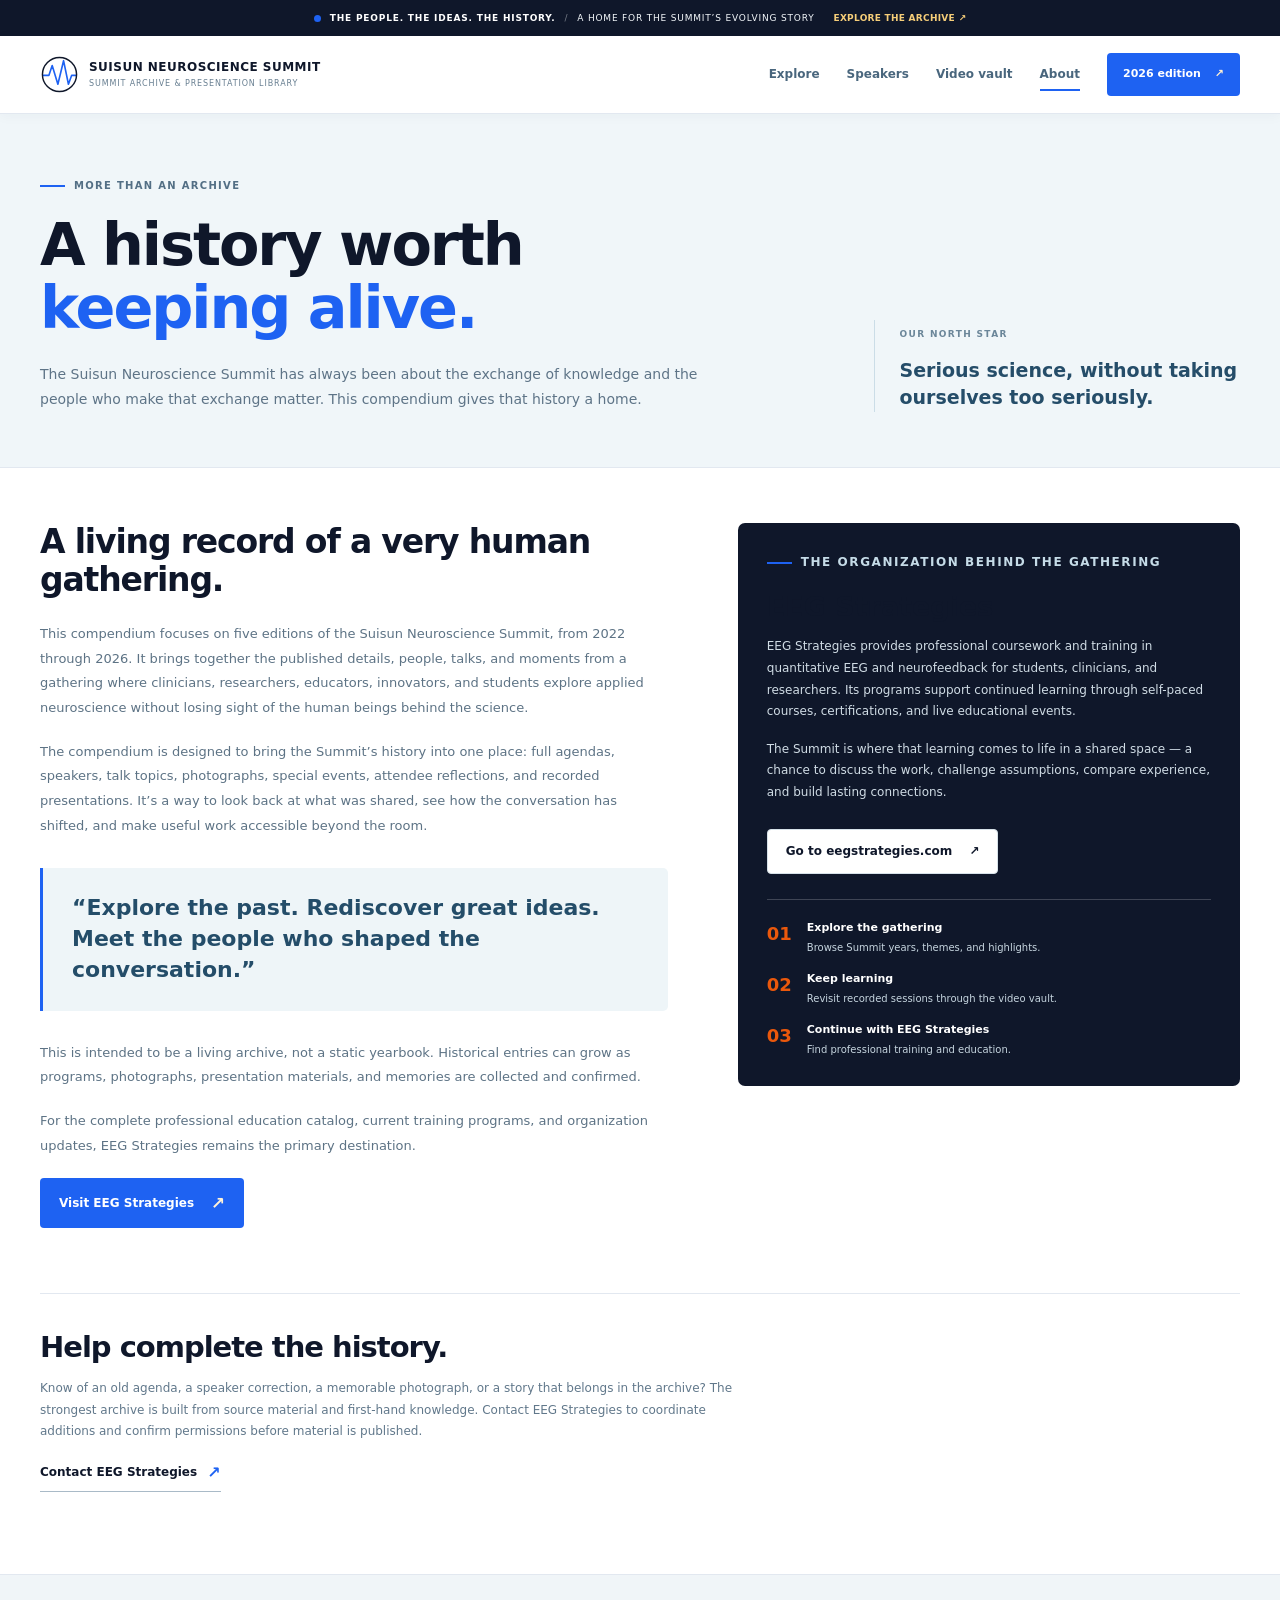
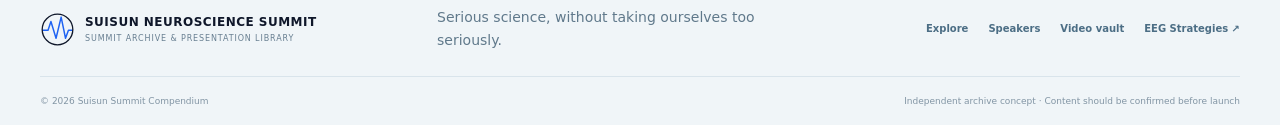
<file: about.html>
<!doctype html>
<html lang="en"><head><meta charset="utf-8"><meta name="viewport" content="width=device-width, initial-scale=1"><meta name="theme-color" content="#1e62f2"><meta name="description" content="About the Suisun Neuroscience Summit, its community, and EEG Strategies."><title>About the Compendium — Suisun Summit</title><link rel="stylesheet" href="base.css"><link rel="stylesheet" href="styles.css"><link rel="stylesheet" href="eeg-theme.css"><script defer src="site-data.js"></script><script defer src="site.js"></script></head>
<body data-page="about"><div class="announcement"><span class="announcement-dot"></span><span>THE PEOPLE. THE IDEAS. THE HISTORY.</span><span class="announcement-divider">/</span><span>A home for the Summit’s evolving story</span><a href="index.html">Explore the archive <span aria-hidden="true">↗</span></a></div>
<header class="site-header"><a class="brand" href="index.html" aria-label="Suisun Summit Compendium home"><span class="brand-mark" aria-hidden="true"><svg viewBox="0 0 48 48"><path d="M4 25h7l4-12 7 23 7-29 6 29 4-11h5"/><circle cx="24" cy="24" r="21"/></svg></span><span class="brand-type"><strong>SUISUN NEUROSCIENCE SUMMIT</strong><small>SUMMIT ARCHIVE &amp; PRESENTATION LIBRARY</small></span></a><button class="menu-toggle" type="button" aria-expanded="false" aria-controls="main-nav"><span></span><span></span><span class="sr-only">Toggle navigation</span></button><nav id="main-nav" class="main-nav" aria-label="Main navigation"><a href="index.html">Explore</a><a href="speakers.html">Speakers</a><a href="vault.html">Video vault</a><a class="active" href="about.html">About</a><a class="nav-cta" href="summit.html?year=2026">2026 edition <span aria-hidden="true">↗</span></a></nav></header>
<main><section class="page-hero"><div class="shell page-hero-inner"><div><p class="eyebrow"><span class="eyebrow-line"></span> MORE THAN AN ARCHIVE</p><h1>A history worth<br><em>keeping alive.</em></h1><p class="page-lede">The Suisun Neuroscience Summit has always been about the exchange of knowledge and the people who make that exchange matter. This compendium gives that history a home.</p></div><div class="page-hero-aside"><span>OUR NORTH STAR</span><p>Serious science, without taking ourselves too seriously.</p></div></div></section>
<section class="inner-main shell"><div class="about-layout"><article class="prose"><h2>A living record of a very human gathering.</h2><p>This compendium focuses on five editions of the Suisun Neuroscience Summit, from 2022 through 2026. It brings together the published details, people, talks, and moments from a gathering where clinicians, researchers, educators, innovators, and students explore applied neuroscience without losing sight of the human beings behind the science.</p><p>The compendium is designed to bring the Summit’s history into one place: full agendas, speakers, talk topics, photographs, special events, attendee reflections, and recorded presentations. It’s a way to look back at what was shared, see how the conversation has shifted, and make useful work accessible beyond the room.</p><div class="pullquote">“Explore the past. Rediscover great ideas. Meet the people who shaped the conversation.”</div><p>This is intended to be a living archive, not a static yearbook. Historical entries can grow as programs, photographs, presentation materials, and memories are collected and confirmed.</p><p>For the complete professional education catalog, current training programs, and organization updates, EEG Strategies remains the primary destination.</p><a class="button button-dark" href="https://eegstrategies.com/" target="_blank" rel="noopener">Visit EEG Strategies <span aria-hidden="true">↗</span></a></article><aside class="about-aside"><p class="eyebrow"><span class="eyebrow-line"></span> THE ORGANIZATION BEHIND THE GATHERING</p><h3>EEG Strategies</h3><p>EEG Strategies provides professional coursework and training in quantitative EEG and neurofeedback for students, clinicians, and researchers. Its programs support continued learning through self-paced courses, certifications, and live educational events.</p><p>The Summit is where that learning comes to life in a shared space — a chance to discuss the work, challenge assumptions, compare experience, and build lasting connections.</p><a class="button button-light" href="https://eegstrategies.com/" target="_blank" rel="noopener">Go to eegstrategies.com <span aria-hidden="true">↗</span></a><div class="about-steps"><div class="about-step"><span class="step-num">01</span><span><strong>Explore the gathering</strong><small>Browse Summit years, themes, and highlights.</small></span></div><div class="about-step"><span class="step-num">02</span><span><strong>Keep learning</strong><small>Revisit recorded sessions through the video vault.</small></span></div><div class="about-step"><span class="step-num">03</span><span><strong>Continue with EEG Strategies</strong><small>Find professional training and education.</small></span></div></div></aside></div><div class="contribute-section" id="contribute"><h2>Help complete the history.</h2><p>Know of an old agenda, a speaker correction, a memorable photograph, or a story that belongs in the archive? The strongest archive is built from source material and first-hand knowledge. Contact EEG Strategies to coordinate additions and confirm permissions before material is published.</p><a class="text-link" href="https://eegstrategies.com/" target="_blank" rel="noopener">Contact EEG Strategies <span aria-hidden="true">↗</span></a></div></section></main>
<footer class="site-footer"><div class="shell footer-top"><a class="brand footer-brand" href="index.html"><span class="brand-mark" aria-hidden="true"><svg viewBox="0 0 48 48"><path d="M4 25h7l4-12 7 23 7-29 6 29 4-11h5"/><circle cx="24" cy="24" r="21"/></svg></span><span class="brand-type"><strong>SUISUN NEUROSCIENCE SUMMIT</strong><small>SUMMIT ARCHIVE &amp; PRESENTATION LIBRARY</small></span></a><p>Serious science, without taking ourselves too seriously.</p><div class="footer-links"><a href="index.html">Explore</a><a href="speakers.html">Speakers</a><a href="vault.html">Video vault</a><a href="https://eegstrategies.com/" target="_blank" rel="noopener">EEG Strategies ↗</a></div></div><div class="shell footer-bottom"><span>© <span data-current-year>2026</span> Suisun Summit Compendium</span><span>Independent archive concept · Content should be confirmed before launch</span></div></footer></body></html>
</file>
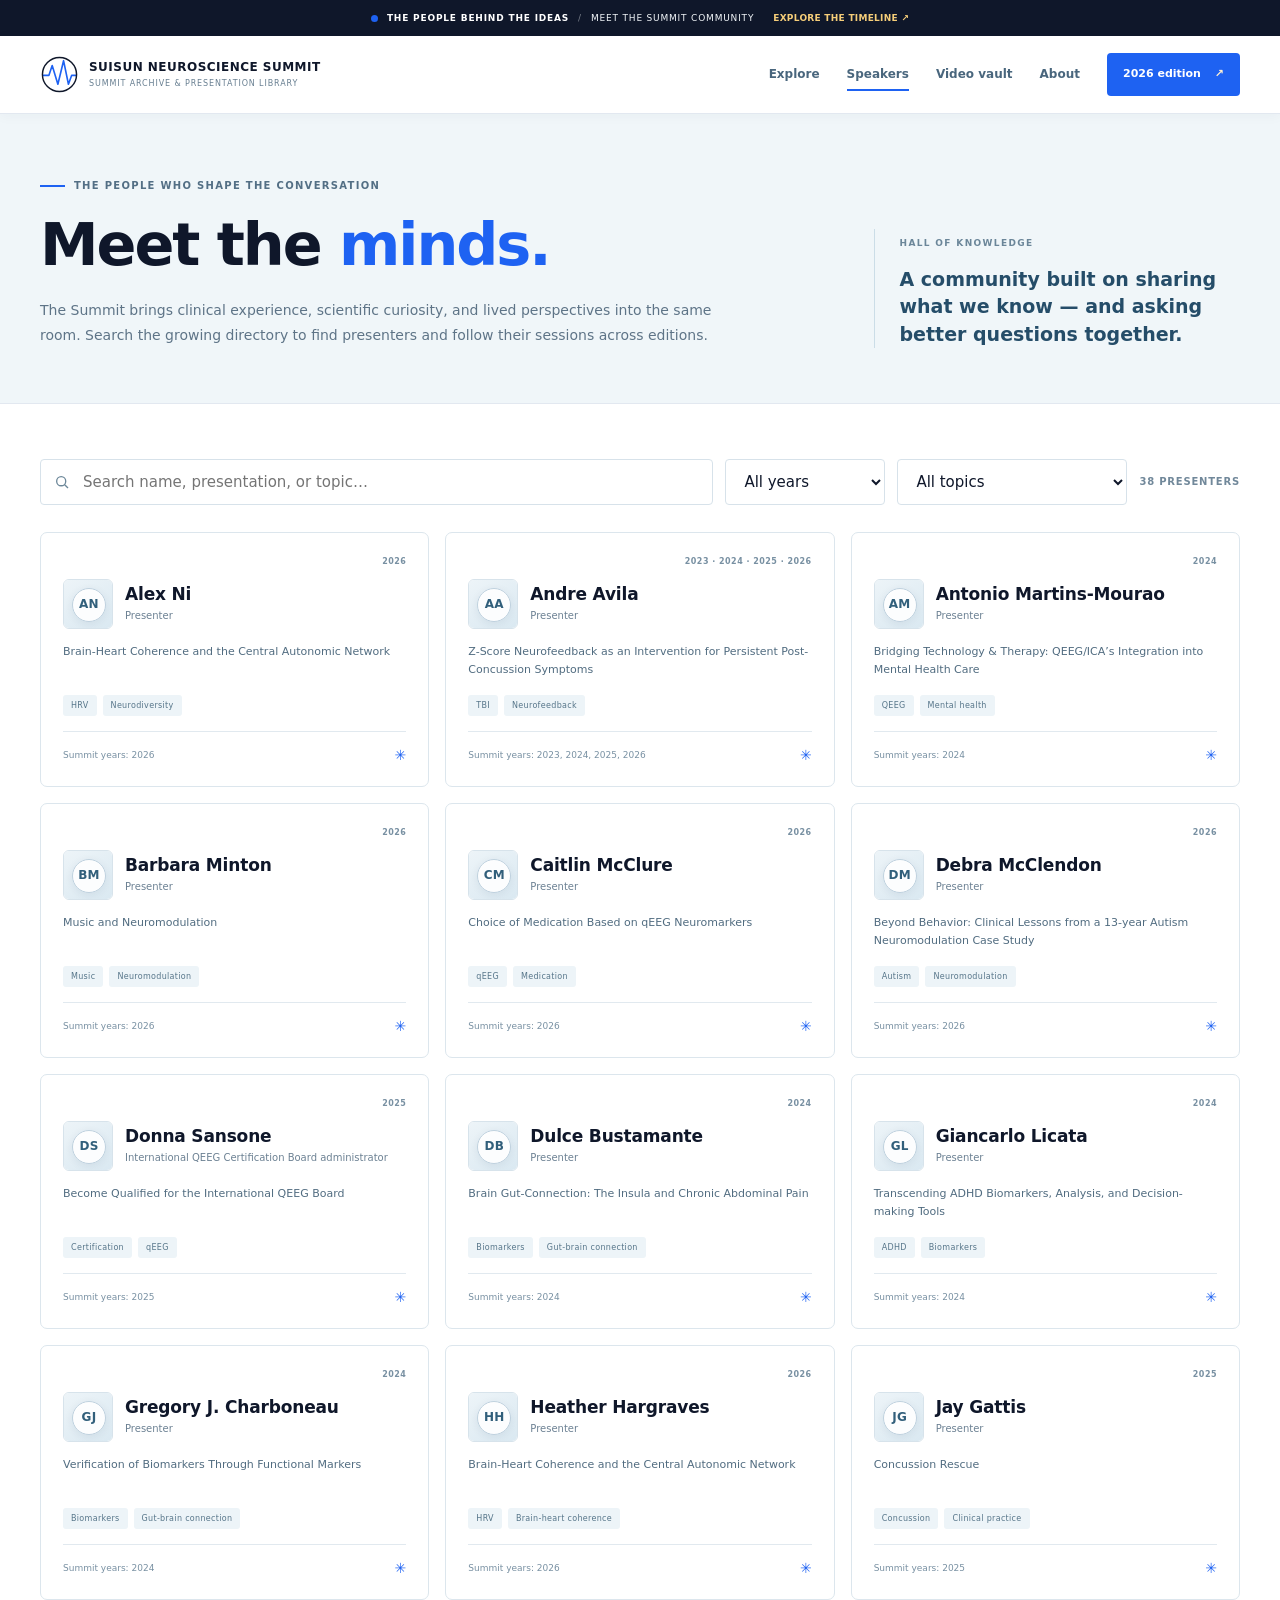
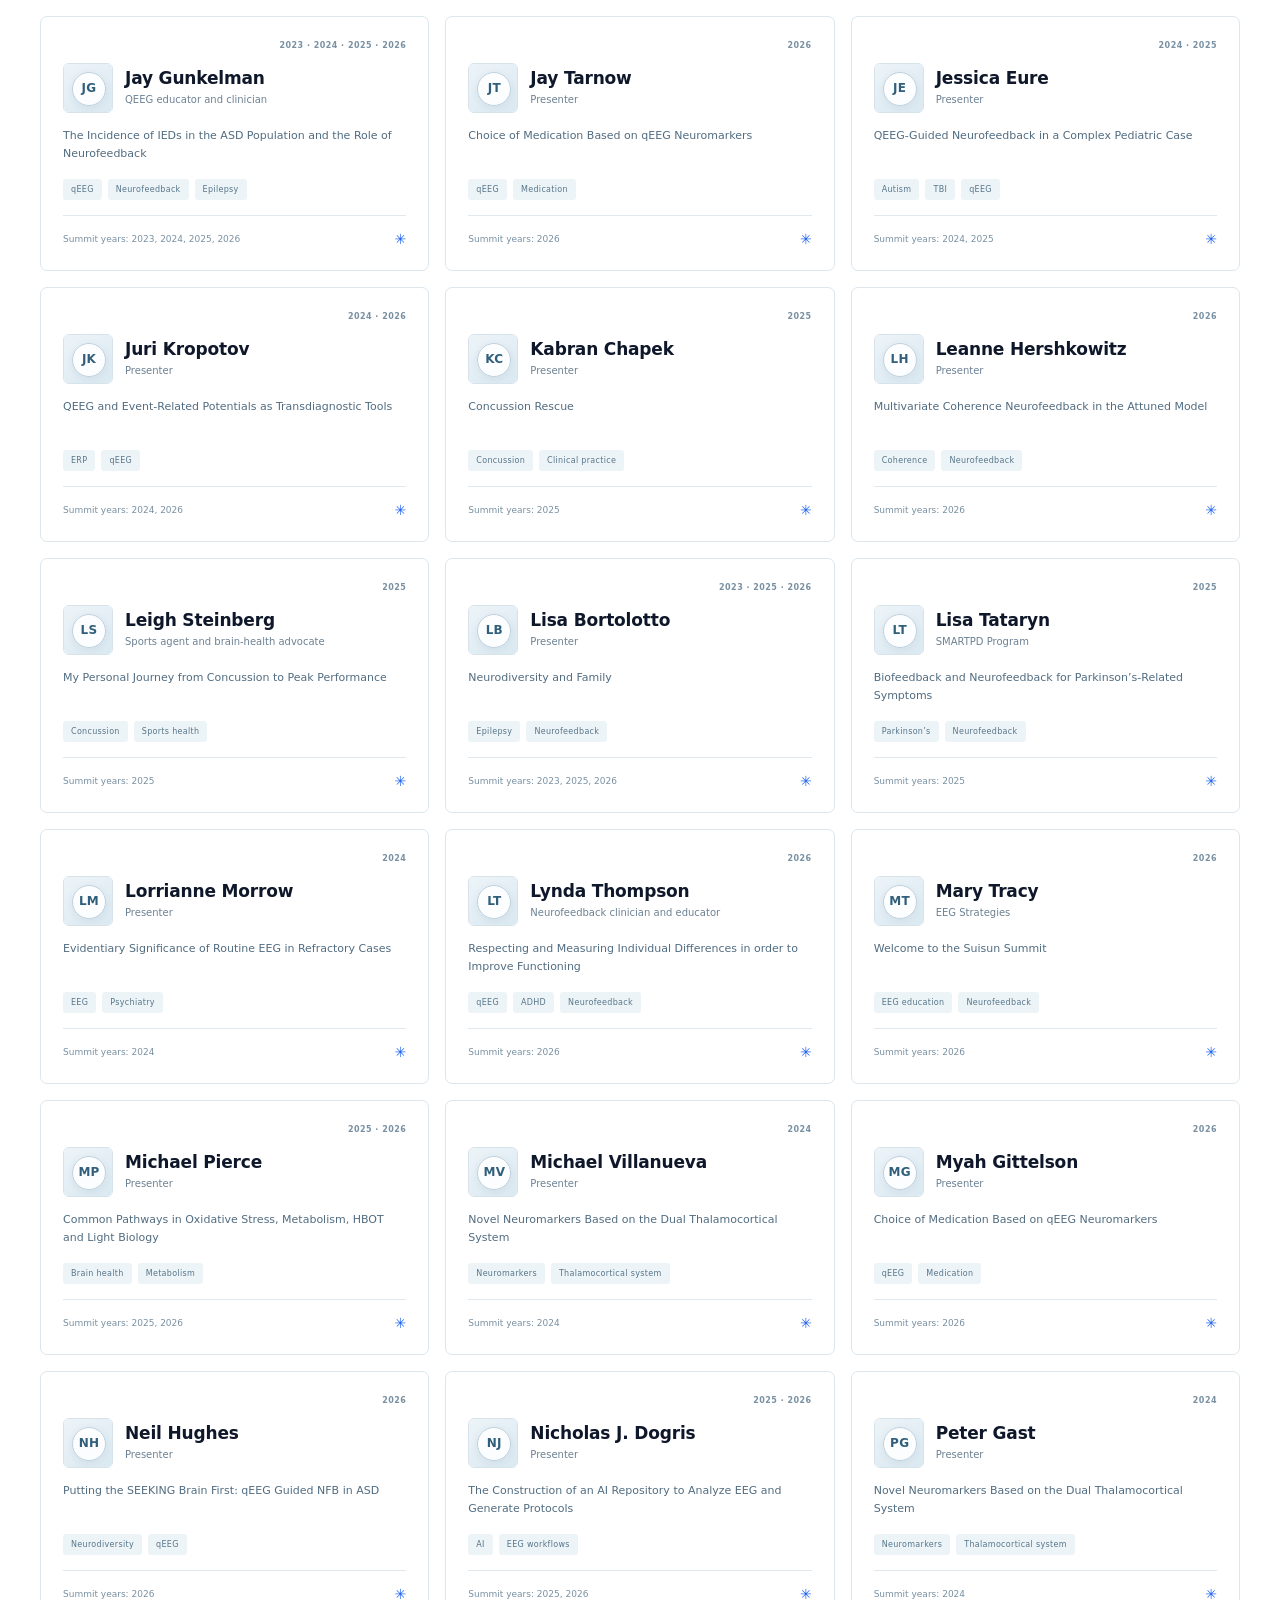
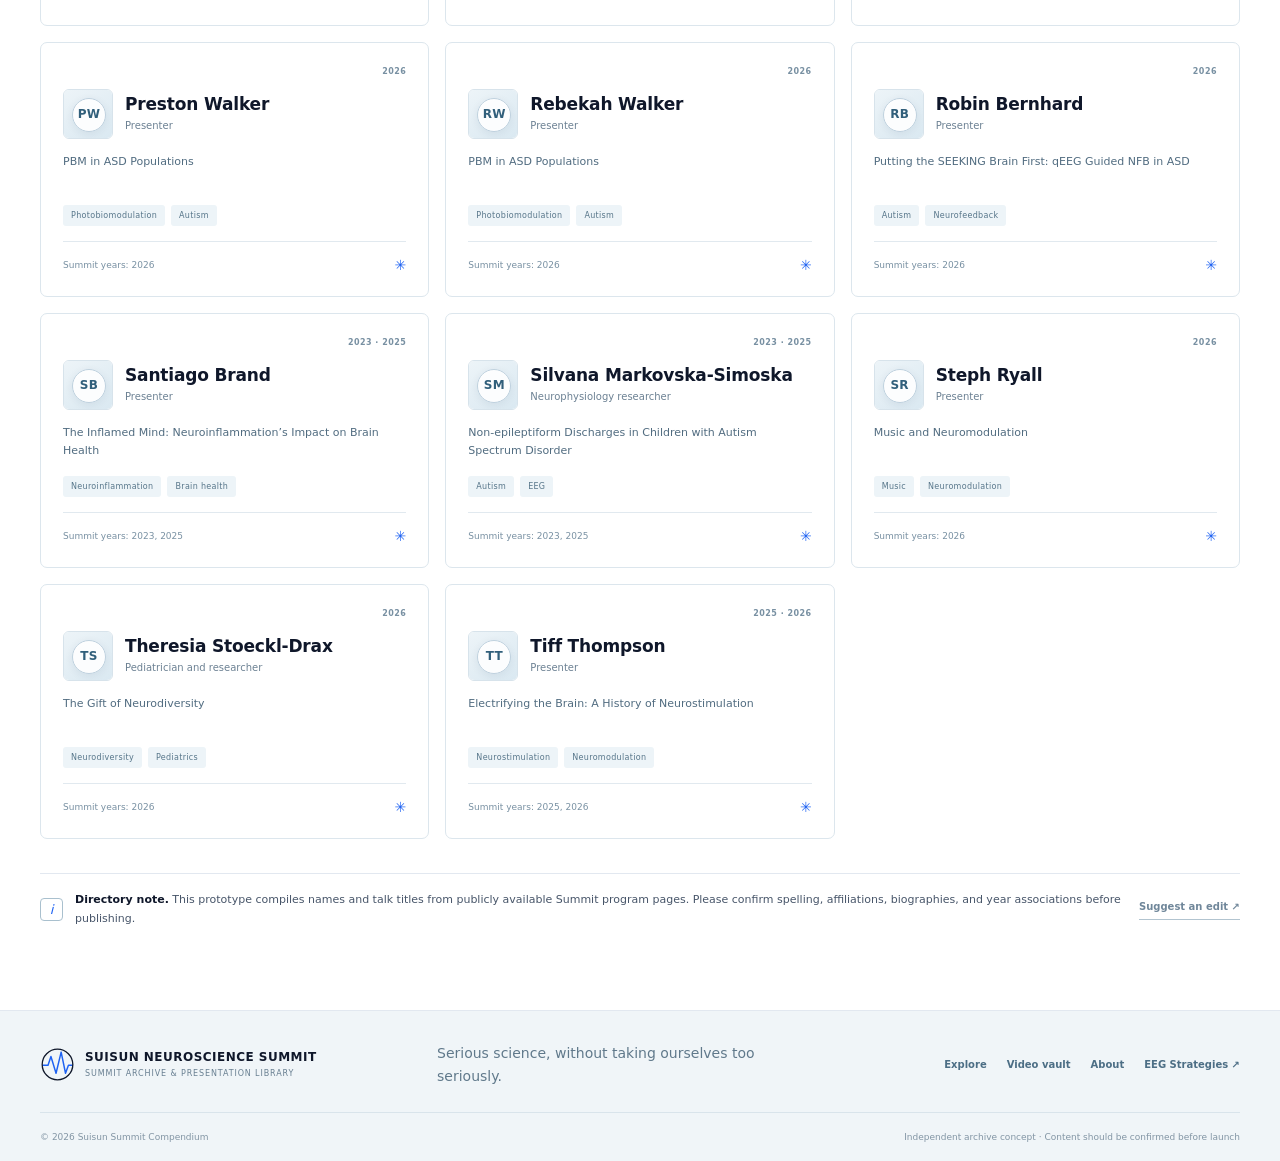
<file: speakers.html>
<!doctype html>
<html lang="en"><head><meta charset="utf-8"><meta name="viewport" content="width=device-width, initial-scale=1"><meta name="theme-color" content="#1e62f2"><meta name="description" content="Find presenters from the Suisun Neuroscience Summit by name, year, or subject."><title>Speaker Directory — Suisun Summit Compendium</title><link rel="stylesheet" href="base.css"><link rel="stylesheet" href="styles.css"><link rel="stylesheet" href="eeg-theme.css"><script defer src="site-data.js"></script><script defer src="site.js"></script></head>
<body data-page="speakers"><div class="announcement"><span class="announcement-dot"></span><span>THE PEOPLE BEHIND THE IDEAS</span><span class="announcement-divider">/</span><span>Meet the Summit community</span><a href="index.html#timeline">Explore the timeline <span aria-hidden="true">↗</span></a></div>
<header class="site-header"><a class="brand" href="index.html" aria-label="Suisun Summit Compendium home"><span class="brand-mark" aria-hidden="true"><svg viewBox="0 0 48 48"><path d="M4 25h7l4-12 7 23 7-29 6 29 4-11h5"/><circle cx="24" cy="24" r="21"/></svg></span><span class="brand-type"><strong>SUISUN NEUROSCIENCE SUMMIT</strong><small>SUMMIT ARCHIVE &amp; PRESENTATION LIBRARY</small></span></a><button class="menu-toggle" type="button" aria-expanded="false" aria-controls="main-nav"><span></span><span></span><span class="sr-only">Toggle navigation</span></button><nav id="main-nav" class="main-nav" aria-label="Main navigation"><a href="index.html">Explore</a><a class="active" href="speakers.html">Speakers</a><a href="vault.html">Video vault</a><a href="about.html">About</a><a class="nav-cta" href="summit.html?year=2026">2026 edition <span aria-hidden="true">↗</span></a></nav></header>
<main><section class="page-hero"><div class="shell page-hero-inner"><div><p class="eyebrow"><span class="eyebrow-line"></span> THE PEOPLE WHO SHAPE THE CONVERSATION</p><h1>Meet the <em>minds.</em></h1><p class="page-lede">The Summit brings clinical experience, scientific curiosity, and lived perspectives into the same room. Search the growing directory to find presenters and follow their sessions across editions.</p></div><div class="page-hero-aside"><span>HALL OF KNOWLEDGE</span><p>A community built on sharing what we know — and asking better questions together.</p></div></div></section>
<section class="inner-main shell"><div class="filters-bar"><label class="search-wrap"><svg viewBox="0 0 24 24" aria-hidden="true"><circle cx="10.8" cy="10.8" r="6.8"/><path d="m16 16 5 5"/></svg><input id="speaker-search" class="search-input" type="search" placeholder="Search name, presentation, or topic…" aria-label="Search speakers"></label><select class="filter-select" id="speaker-year" aria-label="Filter by summit year"><option value="all">All years</option><option value="2022">2022</option><option value="2023">2023</option><option value="2024">2024</option><option value="2025">2025</option><option value="2026">2026</option></select><select class="filter-select" id="speaker-topic" aria-label="Filter by topic"><option value="all">All topics</option></select><span class="results-count" id="speaker-count" aria-live="polite">— PRESENTERS</span></div><div class="speaker-grid" id="speaker-grid"><div class="empty-state"><h3>Loading the directory</h3><p>The speaker list will appear here.</p></div></div><div class="archive-note" style="margin-top:34px"><span class="archive-note-icon">i</span><p><strong>Directory note.</strong> This prototype compiles names and talk titles from publicly available Summit program pages. Please confirm spelling, affiliations, biographies, and year associations before publishing.</p><a href="about.html#contribute">Suggest an edit <span aria-hidden="true">↗</span></a></div></section></main>
<footer class="site-footer"><div class="shell footer-top"><a class="brand footer-brand" href="index.html"><span class="brand-mark" aria-hidden="true"><svg viewBox="0 0 48 48"><path d="M4 25h7l4-12 7 23 7-29 6 29 4-11h5"/><circle cx="24" cy="24" r="21"/></svg></span><span class="brand-type"><strong>SUISUN NEUROSCIENCE SUMMIT</strong><small>SUMMIT ARCHIVE &amp; PRESENTATION LIBRARY</small></span></a><p>Serious science, without taking ourselves too seriously.</p><div class="footer-links"><a href="index.html">Explore</a><a href="vault.html">Video vault</a><a href="about.html">About</a><a href="https://eegstrategies.com/" target="_blank" rel="noopener">EEG Strategies ↗</a></div></div><div class="shell footer-bottom"><span>© <span data-current-year>2026</span> Suisun Summit Compendium</span><span>Independent archive concept · Content should be confirmed before launch</span></div></footer></body></html>
</file>
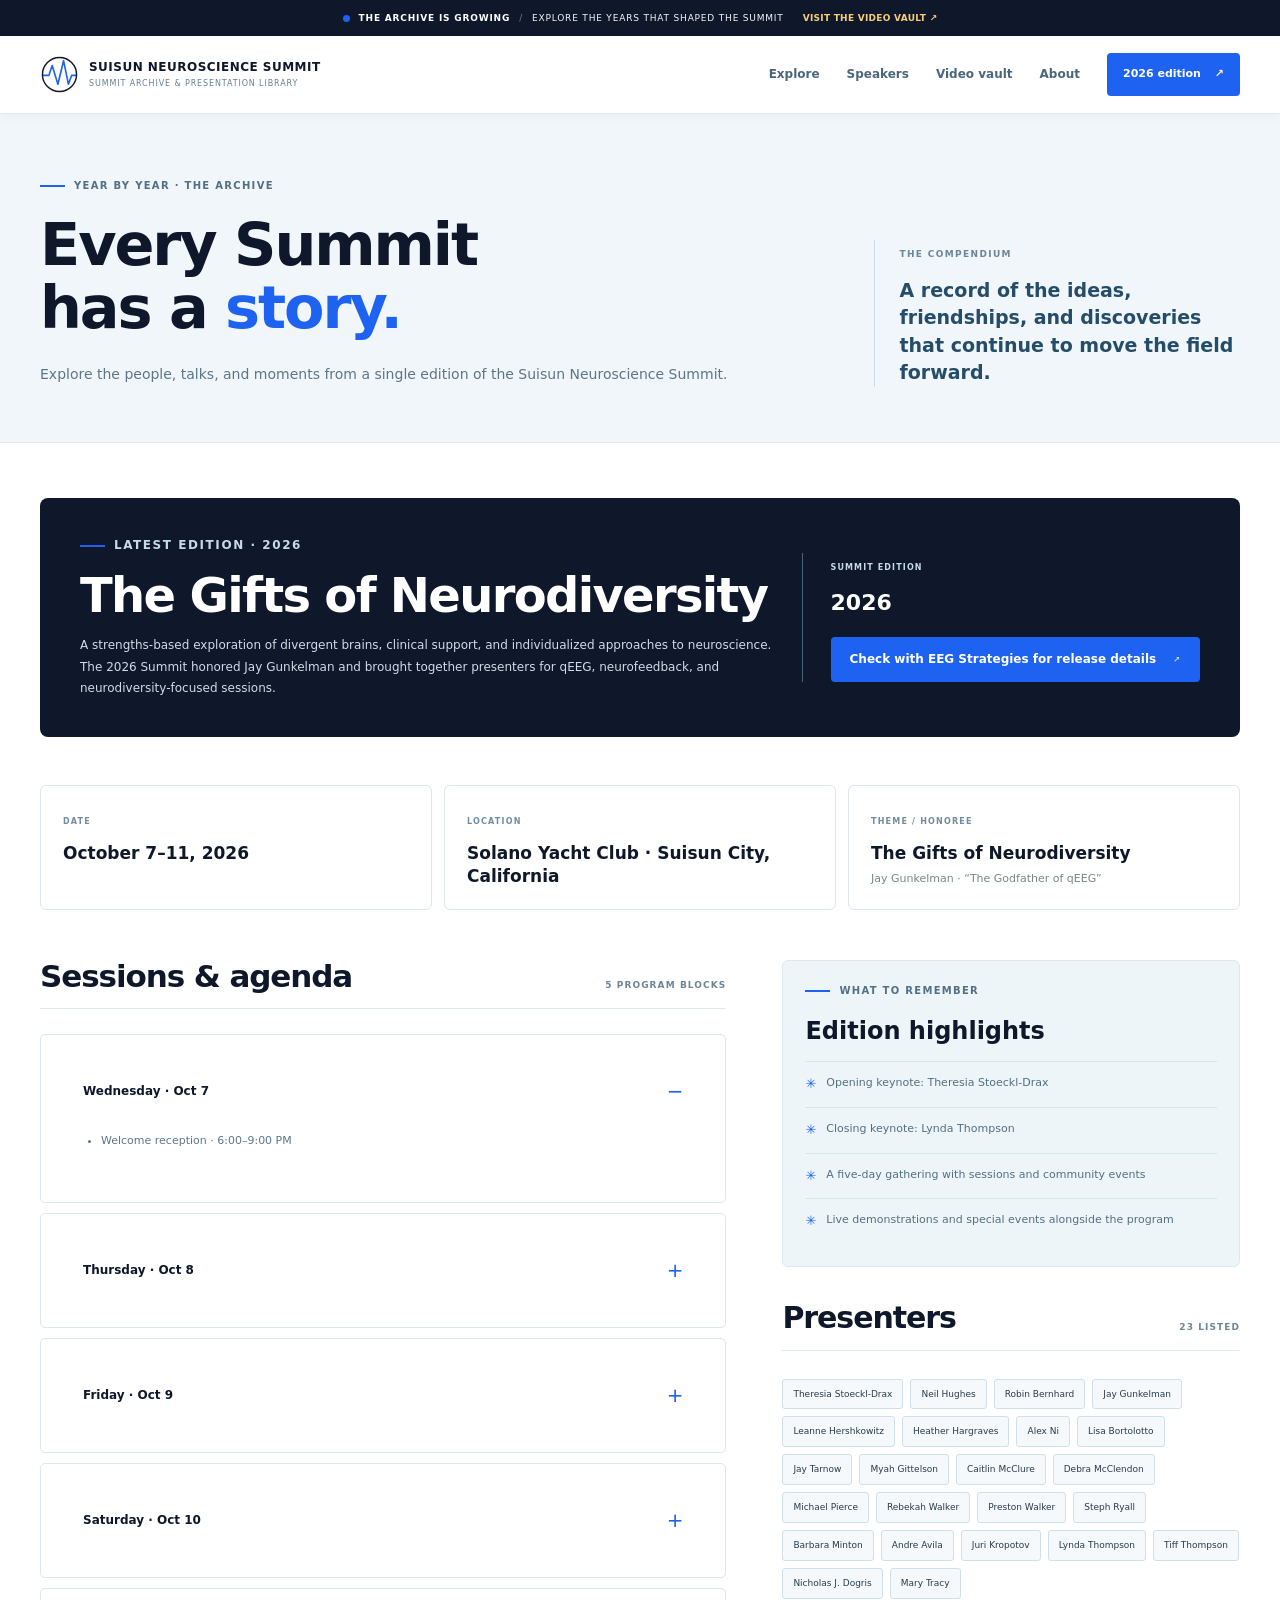
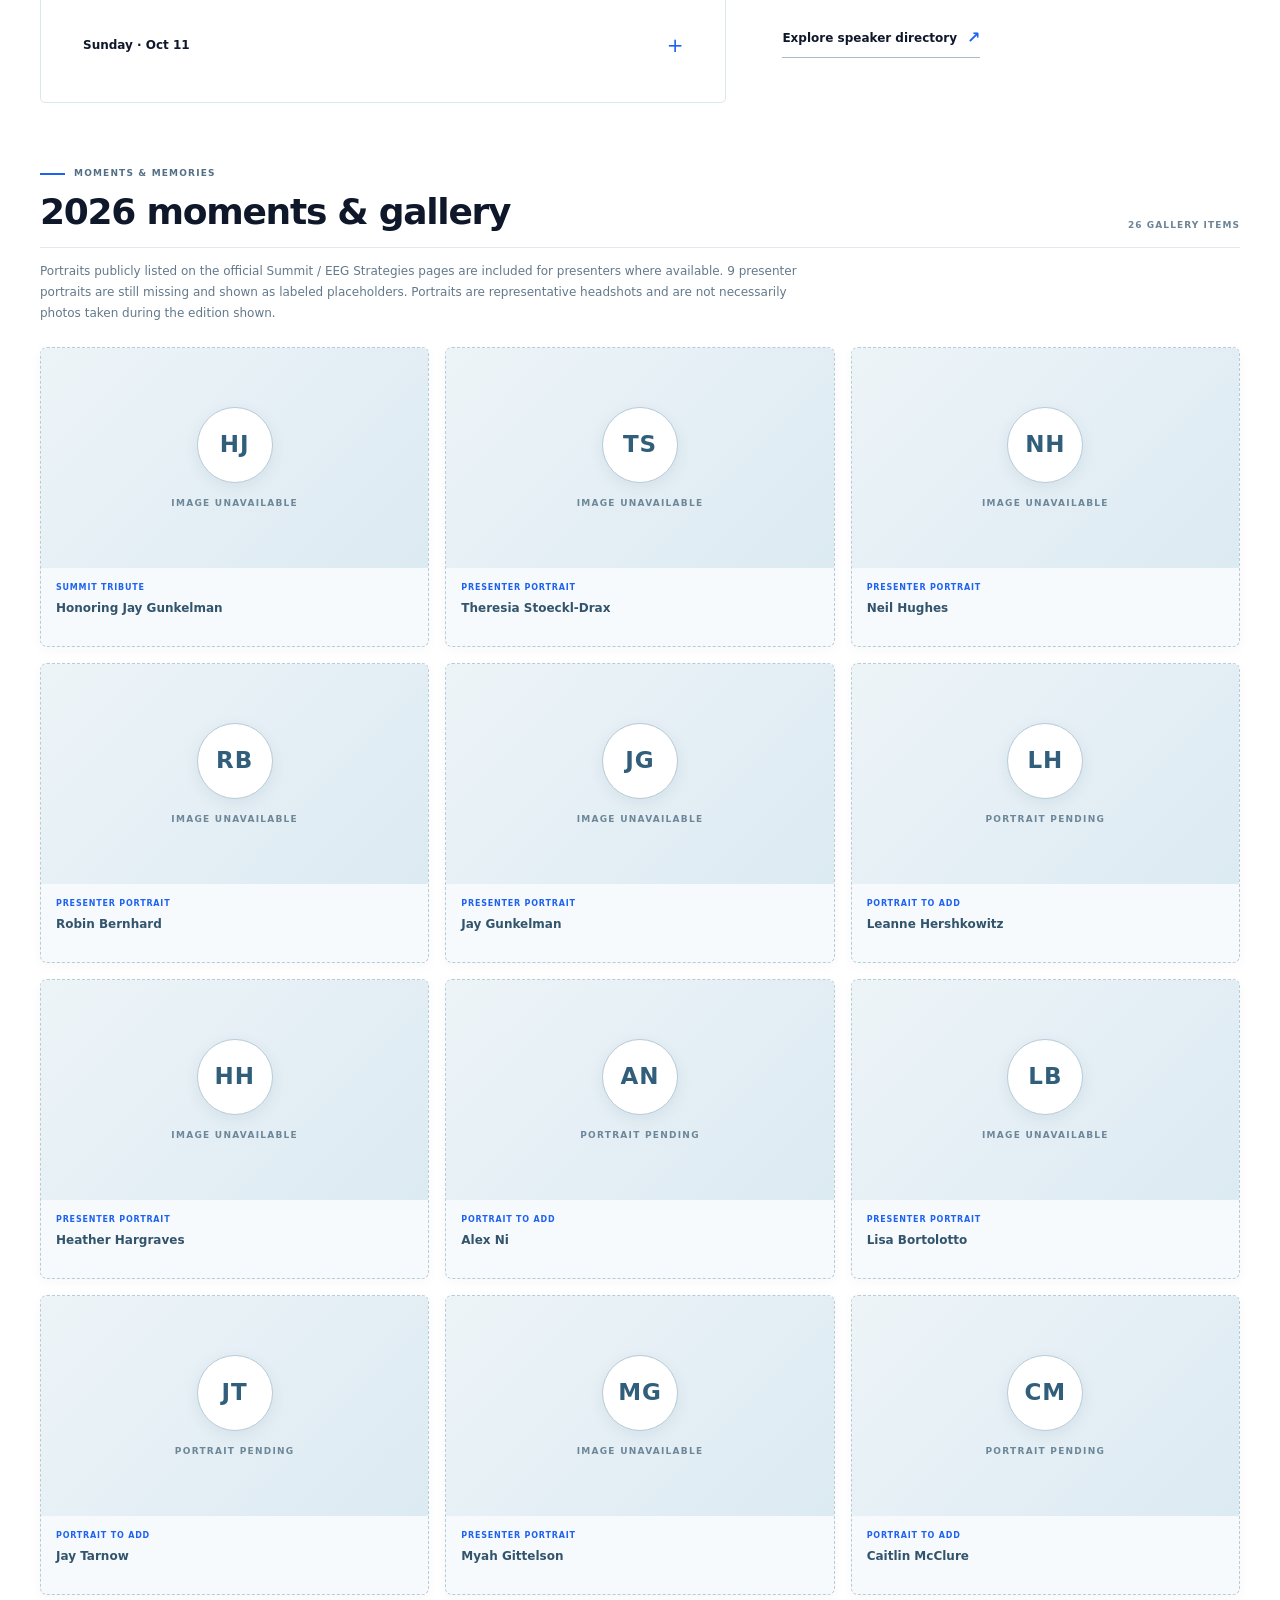
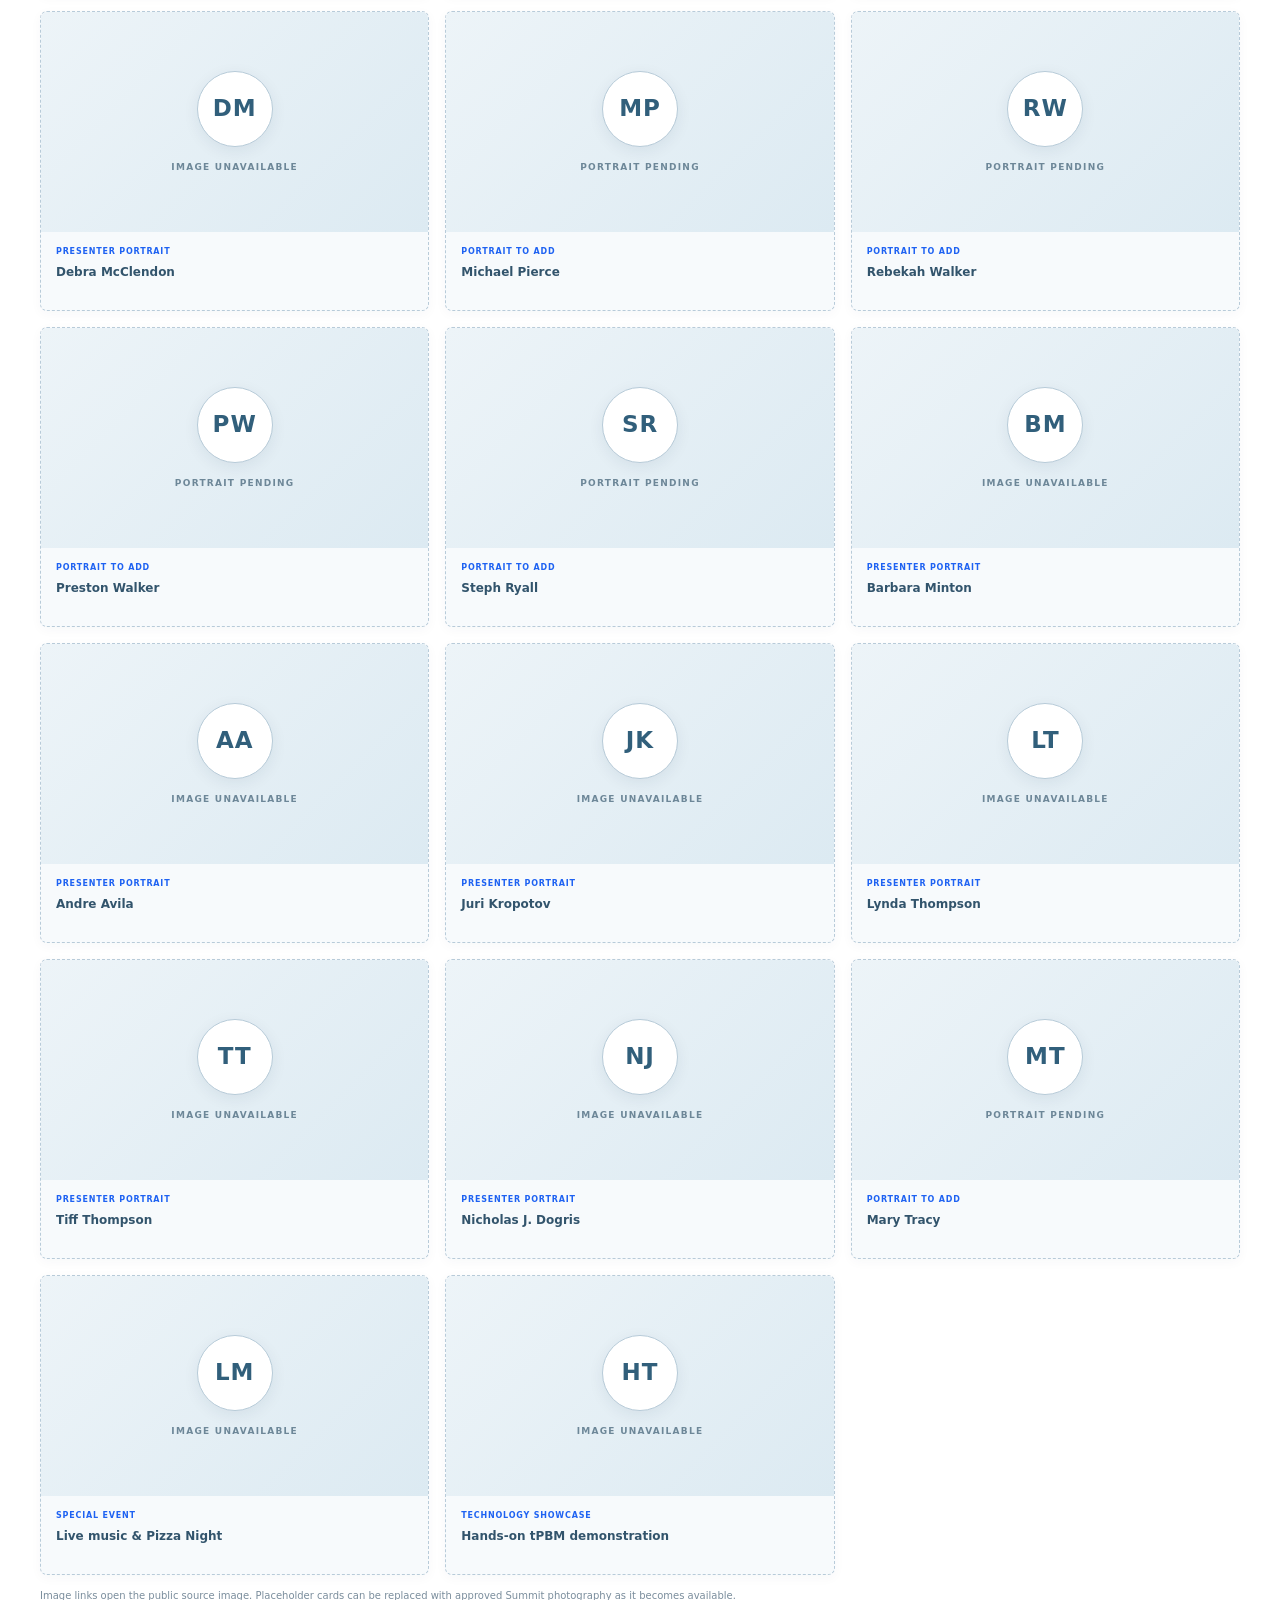
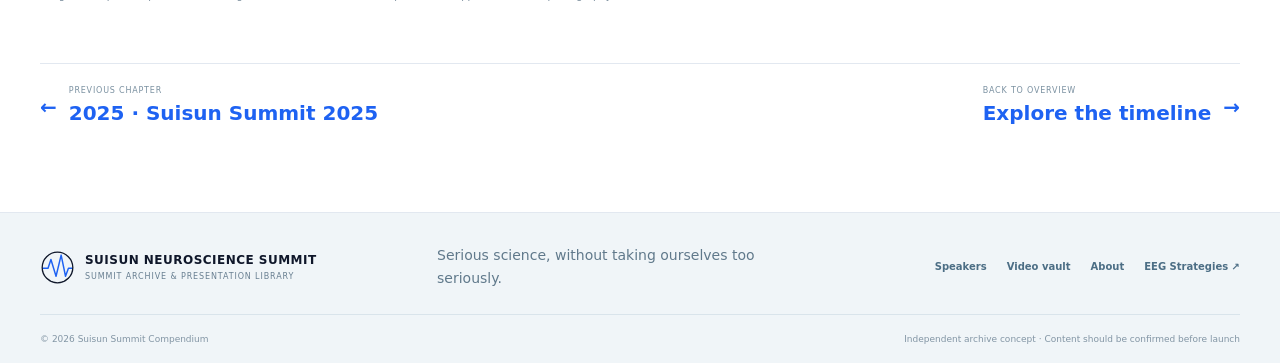
<file: summit.html>
<!doctype html>
<html lang="en">
<head>
  <meta charset="utf-8"><meta name="viewport" content="width=device-width, initial-scale=1"><meta name="theme-color" content="#1e62f2">
  <meta name="description" content="Explore the agenda, speakers, highlights, and recording links for a Suisun Neuroscience Summit edition.">
  <title>Summit Year Archive — Suisun Summit Compendium</title>
  <link rel="stylesheet" href="base.css"><link rel="stylesheet" href="styles.css"><link rel="stylesheet" href="eeg-theme.css"><script defer src="site-data.js"></script><script defer src="site.js"></script>
</head>
<body data-page="summit">
  <div class="announcement"><span class="announcement-dot"></span><span>THE ARCHIVE IS GROWING</span><span class="announcement-divider">/</span><span>Explore the years that shaped the Summit</span><a href="vault.html">Visit the video vault <span aria-hidden="true">↗</span></a></div>
  <header class="site-header"><a class="brand" href="index.html" aria-label="Suisun Summit Compendium home"><span class="brand-mark" aria-hidden="true"><svg viewBox="0 0 48 48"><path d="M4 25h7l4-12 7 23 7-29 6 29 4-11h5"/><circle cx="24" cy="24" r="21"/></svg></span><span class="brand-type"><strong>SUISUN NEUROSCIENCE SUMMIT</strong><small>SUMMIT ARCHIVE &amp; PRESENTATION LIBRARY</small></span></a><button class="menu-toggle" type="button" aria-expanded="false" aria-controls="main-nav"><span></span><span></span><span class="sr-only">Toggle navigation</span></button><nav id="main-nav" class="main-nav" aria-label="Main navigation"><a href="index.html">Explore</a><a href="speakers.html">Speakers</a><a href="vault.html">Video vault</a><a href="about.html">About</a><a class="nav-cta" href="summit.html?year=2026">2026 edition <span aria-hidden="true">↗</span></a></nav></header>
  <main id="summit-page-content">
    <section class="page-hero"><div class="shell page-hero-inner"><div><p class="eyebrow"><span class="eyebrow-line"></span> YEAR BY YEAR · THE ARCHIVE</p><h1>Every Summit<br>has a <em>story.</em></h1><p class="page-lede">Explore the people, talks, and moments from a single edition of the Suisun Neuroscience Summit.</p></div><div class="page-hero-aside"><span>THE COMPENDIUM</span><p>A record of the ideas, friendships, and discoveries that continue to move the field forward.</p></div></div></section>
    <section class="inner-main shell" id="summit-detail"><div class="archive-placeholder"><h2>Loading the archive…</h2><p>If this message remains, make sure JavaScript is enabled.</p></div></section>
  </main>
  <footer class="site-footer"><div class="shell footer-top"><a class="brand footer-brand" href="index.html"><span class="brand-mark" aria-hidden="true"><svg viewBox="0 0 48 48"><path d="M4 25h7l4-12 7 23 7-29 6 29 4-11h5"/><circle cx="24" cy="24" r="21"/></svg></span><span class="brand-type"><strong>SUISUN NEUROSCIENCE SUMMIT</strong><small>SUMMIT ARCHIVE &amp; PRESENTATION LIBRARY</small></span></a><p>Serious science, without taking ourselves too seriously.</p><div class="footer-links"><a href="speakers.html">Speakers</a><a href="vault.html">Video vault</a><a href="about.html">About</a><a href="https://eegstrategies.com/" target="_blank" rel="noopener">EEG Strategies ↗</a></div></div><div class="shell footer-bottom"><span>© <span data-current-year>2026</span> Suisun Summit Compendium</span><span>Independent archive concept · Content should be confirmed before launch</span></div></footer>
</body></html>
</file>
<file: base.css>
/* ==========================================================================
   2026 Suisun Neuroscience Summit - Global & Component Stylesheet
   ========================================================================== */

/* --------------------------------------------------------------------------
   1. Design Tokens & Variables
   -------------------------------------------------------------------------- */
:root {
  /* Brand Color Palette */
  --color-primary: #1e62f2;
  --color-primary-hover: #144cc7;
  --color-text-dark: #0f172a;
  --color-text-muted: #475569;
  --color-bg-light: #f8fafc;
  --color-bg-card: #ffffff;
  --color-border: #e2e8f0;

  /* Accent Colors (Inspired by spectrum hero image) */
  --color-accent-teal: #0d9488;
  --color-accent-purple: #7c3aed;
  --color-accent-orange: #ea580c;

  /* Typography */
  --font-family-base: system-ui, -apple-system, BlinkMacSystemFont, "Segoe UI", Roboto, Oxygen, Ubuntu, Cantarell, "Open Sans", "Helvetica Neue", sans-serif;
  --font-family-heading: system-ui, -apple-system, BlinkMacSystemFont, "Segoe UI", Roboto, sans-serif;

  /* Spacing */
  --spacing-xs: 0.5rem;   /* 8px */
  --spacing-sm: 1rem;     /* 16px */
  --spacing-md: 1.5rem;   /* 24px */
  --spacing-lg: 3rem;     /* 48px */
  --spacing-xl: 5rem;     /* 80px */

  /* Layout & Controls */
  --container-max-width: 1200px;
  --radius-sm: 6px;
  --radius-md: 12px;
  --radius-pill: 9999px;
  --shadow-sm: 0 1px 3px rgba(0, 0, 0, 0.05);
  --shadow-md: 0 4px 6px -1px rgba(0, 0, 0, 0.1), 0 2px 4px -1px rgba(0, 0, 0, 0.06);
  --shadow-lg: 0 10px 15px -3px rgba(0, 0, 0, 0.1), 0 4px 6px -2px rgba(0, 0, 0, 0.05);
  --transition-fast: 0.2s ease-in-out;
}

/* --------------------------------------------------------------------------
   2. Base & Reset
   -------------------------------------------------------------------------- */
*,
*::before,
*::after {
  box-sizing: border-box;
  margin: 0;
  padding: 0;
}

html {
  font-size: 16px;
  scroll-behavior: smooth;
}

body {
  font-family: var(--font-family-base);
  color: var(--color-text-dark);
  background-color: #ffffff;
  line-height: 1.6;
  -webkit-font-smoothing: antialiased;
}

img {
  max-width: 100%;
  height: auto;
  display: block;
}

a {
  color: var(--color-primary);
  text-decoration: none;
  transition: color var(--transition-fast);
}

a:hover {
  text-decoration: underline;
}

/* Container */
.container {
  width: 100%;
  max-width: var(--container-max-width);
  margin-left: auto;
  margin-right: auto;
  padding-left: var(--spacing-sm);
  padding-right: var(--spacing-sm);
}

/* --------------------------------------------------------------------------
   3. Typography
   -------------------------------------------------------------------------- */
h1, h2, h3, h4, h5, h6 {
  font-family: var(--font-family-heading);
  color: var(--color-text-dark);
  line-height: 1.2;
  font-weight: 700;
}

h1 {
  font-size: clamp(2.5rem, 5vw, 4rem);
  letter-spacing: -0.02em;
  margin-bottom: var(--spacing-sm);
}

h2 {
  font-size: clamp(1.8rem, 3vw, 2.75rem);
  margin-bottom: var(--spacing-sm);
}

h3 {
  font-size: 1.5rem;
  margin-bottom: var(--spacing-xs);
}

p {
  color: var(--color-text-muted);
  font-size: 1.125rem;
  margin-bottom: var(--spacing-sm);
}

.text-lead {
  font-size: 1.25rem;
  font-weight: 500;
  color: var(--color-text-dark);
}

/* --------------------------------------------------------------------------
   4. Navigation & Header
   -------------------------------------------------------------------------- */
.header {
  position: sticky;
  top: 0;
  z-index: 1000;
  background-color: rgba(255, 255, 255, 0.95);
  backdrop-filter: blur(8px);
  border-bottom: 1px solid var(--color-border);
  padding: 1rem 0;
}

.header-nav {
  display: flex;
  align-items: center;
  justify-content: space-between;
}

.nav-brand {
  font-size: 1.25rem;
  font-weight: 800;
  color: var(--color-text-dark);
  text-transform: uppercase;
  letter-spacing: 0.05em;
}

.nav-links {
  display: flex;
  align-items: center;
  gap: var(--spacing-md);
  list-style: none;
}

.nav-links a {
  color: var(--color-text-dark);
  font-weight: 600;
  font-size: 0.95rem;
}

.nav-links a:hover {
  color: var(--color-primary);
  text-decoration: none;
}

/* --------------------------------------------------------------------------
   5. Buttons & CTAs
   -------------------------------------------------------------------------- */
.btn {
  display: inline-flex;
  align-items: center;
  justify-content: center;
  padding: 0.75rem 1.75rem;
  font-size: 1rem;
  font-weight: 600;
  border-radius: var(--radius-pill);
  border: 2px solid transparent;
  cursor: pointer;
  transition: all var(--transition-fast);
  text-decoration: none !important;
}

.btn-primary {
  background-color: var(--color-primary);
  color: #ffffff;
}

.btn-primary:hover {
  background-color: var(--color-primary-hover);
  box-shadow: var(--shadow-md);
}

.btn-outline {
  border-color: var(--color-primary);
  color: var(--color-primary);
  background-color: transparent;
}

.btn-outline:hover {
  background-color: var(--color-primary);
  color: #ffffff;
}

/* --------------------------------------------------------------------------
   6. Hero Section
   -------------------------------------------------------------------------- */
.hero {
  padding: var(--spacing-xl) 0 var(--spacing-lg);
  background: linear-gradient(180deg, rgba(248, 250, 252, 0.5) 0%, #ffffff 100%);
  position: relative;
}

.hero-subtitle {
  color: var(--color-primary);
  font-weight: 700;
  text-transform: uppercase;
  letter-spacing: 0.05em;
  margin-bottom: var(--spacing-xs);
  display: block;
}

.hero-meta {
  display: flex;
  flex-wrap: wrap;
  gap: var(--spacing-md);
  margin: var(--spacing-md) 0;
  font-weight: 600;
  color: var(--color-text-dark);
}

.hero-meta-item {
  display: flex;
  align-items: center;
  gap: 0.5rem;
}

/* --------------------------------------------------------------------------
   7. Countdown Timer
   -------------------------------------------------------------------------- */
.countdown {
  display: flex;
  gap: var(--spacing-md);
  margin-top: var(--spacing-md);
}

.countdown-unit {
  display: flex;
  flex-direction: column;
  align-items: center;
}

.countdown-number {
  font-size: 2.5rem;
  font-weight: 800;
  color: var(--color-primary);
  line-height: 1;
}

.countdown-label {
  font-size: 0.75rem;
  text-transform: uppercase;
  color: var(--color-text-muted);
  font-weight: 600;
  margin-top: 0.25rem;
}

/* --------------------------------------------------------------------------
   8. Keynotes & Speakers Section
   -------------------------------------------------------------------------- */
.speakers-grid {
  display: grid;
  grid-template-columns: repeat(auto-fit, minmax(300px, 1fr));
  gap: var(--spacing-md);
  margin-top: var(--spacing-md);
}

.speaker-card {
  background-color: var(--color-bg-card);
  border: 1px solid var(--color-border);
  border-radius: var(--radius-md);
  padding: var(--spacing-md);
  transition: transform var(--transition-fast), box-shadow var(--transition-fast);
}

.speaker-card:hover {
  transform: translateY(-4px);
  box-shadow: var(--shadow-lg);
}

.speaker-role {
  display: inline-block;
  padding: 0.25rem 0.75rem;
  background-color: #e0e7ff;
  color: #3730a3;
  border-radius: var(--radius-pill);
  font-size: 0.85rem;
  font-weight: 700;
  margin-bottom: var(--spacing-xs);
}

.speaker-name {
  font-size: 1.25rem;
  margin-bottom: var(--spacing-xs);
}

/* --------------------------------------------------------------------------
   9. Agenda / Schedule Section
   -------------------------------------------------------------------------- */
.agenda-timeline {
  display: flex;
  flex-direction: column;
  gap: var(--spacing-md);
  margin-top: var(--spacing-lg);
}

.agenda-day {
  background: var(--color-bg-light);
  border-left: 4px solid var(--color-primary);
  border-radius: 0 var(--radius-md) var(--radius-md) 0;
  padding: var(--spacing-md);
}

.agenda-day-header {
  display: flex;
  align-items: baseline;
  gap: var(--spacing-sm);
  margin-bottom: var(--spacing-sm);
}

.agenda-day-date {
  font-size: 1.5rem;
  font-weight: 800;
  color: var(--color-primary);
}

.agenda-sessions {
  list-style: none;
}

.agenda-session-item {
  padding: var(--spacing-xs) 0;
  border-bottom: 1px dashed var(--color-border);
  font-size: 1rem;
}

.agenda-session-item:last-child {
  border-bottom: none;
}

.session-speaker {
  font-style: italic;
  color: var(--color-text-muted);
}

/* --------------------------------------------------------------------------
   10. Pricing & Registration Cards
   -------------------------------------------------------------------------- */
.pricing-grid {
  display: grid;
  grid-template-columns: repeat(auto-fit, minmax(280px, 1fr));
  gap: var(--spacing-md);
  margin-top: var(--spacing-lg);
}

.pricing-card {
  background: var(--color-bg-card);
  border: 1px solid var(--color-border);
  border-radius: var(--radius-md);
  padding: var(--spacing-md);
  display: flex;
  flex-direction: column;
  justify-content: space-between;
  text-align: center;
  box-shadow: var(--shadow-sm);
}

.pricing-card.featured {
  border-color: var(--color-primary);
  box-shadow: var(--shadow-md);
  position: relative;
}

.pricing-price {
  font-size: 2.5rem;
  font-weight: 800;
  color: var(--color-text-dark);
  margin: var(--spacing-xs) 0;
}

.pricing-features {
  list-style: none;
  margin: var(--spacing-md) 0;
  text-align: left;
}

.pricing-features li {
  padding: 0.5rem 0;
  border-bottom: 1px solid var(--color-bg-light);
  color: var(--color-text-muted);
  font-size: 0.95rem;
}

/* --------------------------------------------------------------------------
   11. Testimonials Grid
   -------------------------------------------------------------------------- */
.testimonials-grid {
  display: grid;
  grid-template-columns: repeat(auto-fit, minmax(320px, 1fr));
  gap: var(--spacing-md);
  margin-top: var(--spacing-lg);
}

.testimonial-card {
  background-color: var(--color-bg-light);
  padding: var(--spacing-md);
  border-radius: var(--radius-md);
  position: relative;
}

.testimonial-quote {
  font-style: italic;
  color: var(--color-text-dark);
  margin-bottom: var(--spacing-sm);
  font-size: 0.95rem;
}

.testimonial-author {
  font-weight: 700;
  font-size: 0.9rem;
  color: var(--color-text-dark);
}

.testimonial-title {
  font-size: 0.85rem;
  color: var(--color-text-muted);
}

/* --------------------------------------------------------------------------
   12. Responsive Breakpoints
   -------------------------------------------------------------------------- */
@media (max-width: 768px) {
  .nav-links {
    display: none; /* Add JS toggle for mobile menu if needed */
  }

  .hero-meta {
    flex-direction: column;
    gap: var(--spacing-xs);
  }

  .countdown {
    gap: var(--spacing-sm);
  }

  .countdown-number {
    font-size: 1.8rem;
  }
}
</file>
<file: styles.css>
:root{--ink:var(--color-text-dark);--ink-2:#1e3a5f;--paper:#ffffff;--paper-2:var(--color-bg-light);--white:var(--color-bg-card);--muted:var(--color-text-muted);--line:var(--color-border);--coral:var(--color-primary);--yellow:var(--color-accent-orange);--mint:#dbeafe;--deep:var(--color-text-dark);--sans:var(--font-family-base);--serif:var(--font-family-heading);--max:var(--container-max-width);--shadow:var(--shadow-lg)}
*{box-sizing:border-box}html{scroll-behavior:smooth;scroll-padding-top:100px}body{margin:0;background:var(--paper);color:var(--ink);font-family:var(--sans);font-size:15px;line-height:1.65;-webkit-font-smoothing:antialiased}a{color:inherit;text-decoration:none}img{max-width:100%;display:block}button,input,select{font:inherit}button{color:inherit}.shell{width:min(var(--max),calc(100% - 64px));margin-inline:auto}.section-pad{padding-block:104px}.sr-only{position:absolute;width:1px;height:1px;overflow:hidden;clip:rect(0,0,0,0);white-space:nowrap}
.announcement{min-height:34px;background:var(--deep);color:#f1f5f9;display:flex;align-items:center;justify-content:center;gap:10px;font-size:10px;letter-spacing:.12em;text-transform:uppercase;padding:7px 20px}.announcement>span:nth-child(2){font-weight:700;color:#fff}.announcement-divider{opacity:.45}.announcement a{color:#ea580c;font-weight:700;letter-spacing:.06em;margin-left:10px}.announcement-dot{width:6px;height:6px;background:var(--coral);border-radius:50%}
.site-header{height:82px;padding:0 max(32px,calc((100vw - var(--max))/2));display:flex;align-items:center;justify-content:space-between;background:rgba(255,255,255,.96);border-bottom:1px solid rgba(15,23,42,.1);position:sticky;top:0;z-index:20;backdrop-filter:blur(16px)}.brand{display:flex;align-items:center;gap:11px;flex-shrink:0}.brand-mark{display:grid;place-items:center;width:42px;height:42px}.brand-mark svg{width:42px;height:42px;fill:none;stroke:var(--coral);stroke-linecap:round;stroke-linejoin:round;stroke-width:1.6}.brand-mark circle{stroke:var(--ink);stroke-width:1.2}.brand-type{display:flex;flex-direction:column;line-height:1.25;letter-spacing:.09em}.brand-type strong{font-size:12px;font-weight:700}.brand-type small{font-size:8px;margin-top:4px;letter-spacing:.15em;color:#6d7e78}.main-nav{display:flex;align-items:center;gap:34px;font-size:12px;font-weight:600}.main-nav>a:not(.nav-cta){padding:10px 0;position:relative;color:#545c65}.main-nav>a:not(.nav-cta):after{content:'';position:absolute;height:2px;width:0;left:0;bottom:3px;background:var(--coral);transition:width .2s}.main-nav>a:not(.nav-cta):hover:after,.main-nav>a.active:after{width:100%}.nav-cta{background:var(--ink);color:var(--white);padding:12px 16px;border-radius:2px}.nav-cta span{color:var(--yellow);padding-left:10px}.menu-toggle{display:none;background:none;border:0;padding:10px}
.hero{display:grid;grid-template-columns:1fr .93fr;gap:68px;padding-top:78px;padding-bottom:83px;align-items:center}.eyebrow{font-size:10px;font-weight:700;letter-spacing:.18em;text-transform:uppercase;color:#5c646d;display:flex;align-items:center;gap:11px;margin:0 0 22px}.eyebrow-line{display:inline-block;height:1px;width:31px;background:var(--coral)}h1,h2,h3,p{margin-top:0}h1,h2{font-family:var(--serif);font-weight:400;line-height:.98;letter-spacing:-.045em}h1{font-size:clamp(46px,5.4vw,74px);margin:0 0 26px}h1 em,h2 em{font-weight:400;color:var(--coral)}.hero-lede{font-size:16px;line-height:1.78;max-width:540px;color:#555c65;margin-bottom:30px}.hero-actions{display:flex;align-items:center;gap:24px;flex-wrap:wrap}.button{display:inline-flex;align-items:center;justify-content:center;gap:22px;padding:14px 19px;font-size:12px;font-weight:700;line-height:1.2;transition:transform .2s,background .2s;border:1px solid transparent}.button:hover{transform:translateY(-2px)}.button-dark{background:var(--ink);color:var(--white)}.button-dark span{color:var(--yellow);font-size:17px}.button-light{background:var(--paper);color:var(--ink)}.text-link{font-weight:700;font-size:12px;color:var(--ink);border-bottom:1px solid rgba(24,59,61,.45);padding-bottom:5px;display:inline-flex;align-items:center;gap:10px}.text-link span{color:var(--coral);font-size:16px;transition:transform .2s}.text-link:hover span{transform:translate(3px,-2px)}.hero-footnote{display:flex;align-items:center;gap:9px;font-family:var(--serif);font-size:14px;font-style:italic;color:#66746e;margin-top:37px}.tiny-star{color:var(--coral);font-size:18px;font-style:normal}.hero-art{position:relative;min-height:510px}.hero-art-backdrop{position:absolute;inset:24px 0 15px 36px;background:#e9e4d7;border-radius:48% 48% 3px 3px;transform:rotate(1deg)}.hero-image{position:absolute;overflow:hidden;box-shadow:var(--shadow);background:#e4e1d7}.hero-image img{width:100%;height:100%;object-fit:cover}.hero-image-main{left:66px;top:44px;width:77%;height:364px;transform:rotate(1.7deg);border:8px solid var(--white)}.hero-image-main img{object-position:center}.image-stamp{position:absolute;right:15px;bottom:16px;background:var(--paper);padding:10px 12px;font-size:8px;letter-spacing:.15em;line-height:1.65;color:var(--ink)}.image-stamp strong{font-weight:700}.hero-image-small{left:0;bottom:47px;width:45%;height:180px;border:7px solid var(--white);transform:rotate(-5deg)}.hero-note{position:absolute;right:3px;bottom:66px;display:flex;gap:12px;align-items:center;background:var(--coral);color:#fffdf5;padding:14px 17px;box-shadow:0 9px 24px rgba(30,98,242,.18);transform:rotate(2deg)}.note-number{font-family:var(--serif);font-size:29px;line-height:1}.hero-note strong,.hero-note small{display:block}.hero-note strong{font-size:10px}.hero-note small{font-size:10px;opacity:.78}.hero-wave{position:absolute;width:230px;right:-4px;top:8px;fill:none;stroke:var(--ink);stroke-width:1.6;opacity:.56}.hero-caption{position:absolute;bottom:6px;right:0;font-size:9px;letter-spacing:.13em;text-transform:uppercase;color:#7c8b83}
.ribbon-section{display:grid;grid-template-columns:145px repeat(3,1fr);border-top:1px solid var(--line);border-bottom:1px solid var(--line);padding-block:18px;gap:10px;align-items:stretch}.ribbon-label{display:flex;align-items:center;font-size:9px;font-weight:700;letter-spacing:.18em;color:#71827b}.ribbon-card{display:flex;gap:12px;align-items:center;border-left:1px solid var(--line);padding:5px 18px;min-width:0}.ribbon-icon{font-family:var(--serif);font-size:22px;color:var(--coral)}.ribbon-card span:nth-child(2){display:flex;flex-direction:column;min-width:0}.ribbon-card strong{font-size:11px}.ribbon-card small{font-size:10px;color:#73827b;margin-top:2px}.ribbon-card>b{margin-left:auto;font-weight:400;color:var(--coral);font-size:18px;transition:transform .2s}.ribbon-card:hover>b{transform:translate(3px,-3px)}
.timeline-section{background:#f1f5f9}.section-heading{margin-bottom:48px}.heading-split{display:grid;grid-template-columns:1fr 360px;gap:80px;align-items:end}.section-heading h2,.vault-teaser h2{font-size:clamp(42px,4.6vw,62px);margin:0}.heading-aside{max-width:360px}.heading-aside p,.vault-teaser-head>p{font-size:13px;color:#65756f;line-height:1.8;margin:0 0 20px}.timeline-controls{display:flex;align-items:center;gap:18px;margin-bottom:20px}.timeline-caption{font-size:9px;font-weight:700;letter-spacing:.14em;color:#809088;white-space:nowrap}.timeline-caption-right{margin-left:auto}.timeline-track{flex:1;display:flex;justify-content:space-between;align-items:center;position:relative;gap:4px}.timeline-rail{height:1px;position:absolute;left:4px;right:4px;top:50%;background:#e2e8f0;z-index:0}.year-pill{position:relative;z-index:1;background:#f1f5f9;border:0;padding:7px 5px;display:flex;flex-direction:column;gap:7px;align-items:center;font-size:10px;font-weight:700;color:#718179;cursor:pointer}.pill-dot{width:11px;height:11px;border:1px solid #969da6;border-radius:50%;background:#f1f5f9;transition:all .2s}.year-pill:hover,.year-pill.active{color:var(--ink)}.year-pill:hover .pill-dot,.year-pill.active .pill-dot,.year-pill.is-current .pill-dot{background:var(--coral);border-color:var(--coral);box-shadow:0 0 0 4px rgba(231,119,93,.12)}.muted-pill .pill-dot{background:transparent;border-style:dashed}.year-detail-preview{background:var(--white);display:grid;grid-template-columns:1.05fr .9fr .58fr;min-height:315px;box-shadow:0 10px 28px rgba(30,98,242,.04)}.preview-main{padding:35px 35px 31px}.preview-label,.side-index{display:block;font-size:9px;font-weight:700;letter-spacing:.16em;color:var(--coral);margin-bottom:15px}.preview-main h3{font-family:var(--serif);font-size:34px;line-height:1.05;letter-spacing:-.025em;margin-bottom:14px;font-weight:400}.preview-main p{font-size:12px;line-height:1.75;color:#667770;margin-bottom:19px}.preview-meta{display:flex;align-items:center;gap:9px;color:#809088;font-weight:700;font-size:9px;letter-spacing:.1em;margin-bottom:20px}.preview-image{position:relative;overflow:hidden;min-height:315px;background:#f1f5f9}.preview-image img{width:100%;height:100%;object-fit:cover;position:absolute;inset:0}.preview-image-caption{position:absolute;bottom:0;left:0;right:0;padding:30px 18px 16px;background:linear-gradient(transparent,rgba(18,47,47,.75));color:#fff;font-size:8px;letter-spacing:.16em}.preview-side{padding:35px 25px;background:#f1f5f9;display:flex;flex-direction:column;align-items:flex-start}.side-index{color:#71877b}.preview-side p{font-family:var(--serif);font-size:21px;line-height:1.23;margin:10px 0 25px}.circle-arrow{border:1px solid #a2a9b1;width:37px;height:37px;border-radius:50%;display:grid;place-items:center;margin-top:auto;transition:all .2s}.circle-arrow:hover{background:var(--ink);color:white}.timeline-legend{display:flex;gap:24px;margin-top:16px;color:#73847a;font-size:9px}.timeline-legend span{display:flex;align-items:center;gap:8px}.legend-dot{width:8px;height:8px;display:inline-block;border-radius:50%}.legend-dot.solid{background:var(--coral)}.legend-dot.hollow{border:1px dashed #8e959e}
.editions-section{padding-top:100px;padding-bottom:95px}.edition-grid{display:grid;grid-template-columns:repeat(3,1fr);gap:22px}.edition-card{background:var(--white);min-width:0;border:1px solid #e7e5dc;transition:transform .22s,box-shadow .22s;display:flex;flex-direction:column}.edition-card:hover{transform:translateY(-4px);box-shadow:var(--shadow)}.edition-featured{grid-column:span 2;display:grid;grid-template-columns:1.03fr 1fr}.edition-image{height:220px;position:relative;overflow:hidden;background:#f1f5f9}.edition-image img{width:100%;height:100%;object-fit:cover;transition:transform .5s}.edition-card:hover .edition-image img{transform:scale(1.035)}.edition-topline{position:absolute;top:15px;left:16px;right:16px;display:flex;align-items:center;justify-content:space-between;font-size:8px;font-weight:700;letter-spacing:.1em;color:var(--ink)}.edition-image:not(.image-2026):not(.origin-art) .edition-topline{color:white;text-shadow:0 1px 6px rgba(0,0,0,.6)}.image-2026{background:#f1f5f9;display:flex;align-items:flex-end;justify-content:center;overflow:hidden}.image-2026:before{content:'';position:absolute;width:250px;height:250px;top:20px;left:50%;transform:translateX(-50%);border:1px solid rgba(23,61,64,.24);border-radius:50%}.image-2026:after{content:'';position:absolute;width:190px;height:190px;top:50px;left:50%;transform:translateX(-50%);border:1px dashed rgba(23,61,64,.22);border-radius:50%}.brain-orbit{position:absolute;top:45px;width:190px;height:160px;z-index:1}.brain-orbit svg{width:100%;height:100%;fill:none;stroke:#596777;stroke-width:1.5;stroke-linecap:round;stroke-linejoin:round}.edition-year-big{font-family:var(--serif);font-size:90px;line-height:.9;letter-spacing:-.08em;position:absolute;bottom:-10px;right:17px;color:rgba(15,23,42,.1);z-index:2}.edition-featured .edition-year-big{color:rgba(24,59,61,.15);font-size:111px;right:14px}.edition-featured .edition-image{height:100%;min-height:293px}.edition-featured .edition-content{padding:27px 27px 23px}.edition-content{padding:20px 22px 19px;display:flex;flex-direction:column;flex:1}.edition-kicker{font-size:8px;letter-spacing:.11em;font-weight:700;color:#7b9085;margin-bottom:10px}.edition-content h3{font-family:var(--serif);font-size:27px;font-weight:400;line-height:1.09;letter-spacing:-.025em;margin-bottom:11px}.edition-content p{font-size:11px;line-height:1.75;color:#6e7b74;margin-bottom:25px}.card-bottom{border-top:1px solid #e5e7df;padding-top:13px;margin-top:auto;display:flex;align-items:center;justify-content:space-between;font-weight:700;font-size:10px}.arrow-round{width:28px;height:28px;border:1px solid #f1f5f9;display:grid;place-items:center;border-radius:50%;font-size:14px;color:var(--coral)}.origin-art{background:#f1f5f9;min-height:220px;display:flex;align-items:center;justify-content:center}.origin-ring{position:absolute;inset:28px 25%;border:1px solid #949eaa;border-radius:50%;box-shadow:0 0 0 14px rgba(255,255,255,.18),0 0 0 28px rgba(255,255,255,.12)}.origin-label{position:absolute;top:40%;left:0;right:0;text-align:center;font-size:9px;letter-spacing:.2em;font-weight:700;color:#4e5d6f}.origin-art .edition-year-big{font-size:93px;color:rgba(24,59,61,.13)}.origin-art .edition-topline{top:15px;color:#4e5d6f}.archive-note{margin-top:25px;border-top:1px solid var(--line);padding-top:17px;display:flex;align-items:center;gap:12px;color:#72847b}.archive-note-icon{flex-shrink:0;width:23px;height:23px;border:1px solid #a6b6aa;border-radius:50%;display:grid;place-items:center;font-family:var(--serif);font-style:italic;font-size:13px}.archive-note p{font-size:11px;line-height:1.65;margin:0;flex:1}.archive-note strong{color:var(--ink)}.archive-note>a{white-space:nowrap;font-size:10px;font-weight:700;border-bottom:1px solid #a6b6aa;padding-bottom:3px}
.reel-section{background:var(--deep);color:#f7f4ed;overflow:hidden}.reel-layout{display:grid;grid-template-columns:.85fr 1.15fr;gap:80px;align-items:center}.reel-section .eyebrow{color:#e2e8f0}.reel-copy h2{font-size:clamp(42px,4.4vw,60px);margin:0 0 27px}.reel-copy h2 em{color:#ea580c}.reel-copy>p:not(.eyebrow){font-size:13px;line-height:1.9;color:#e2e8f0;max-width:410px;margin-bottom:27px}.reel-collage{min-height:395px;position:relative}.reel-photo{margin:0;position:absolute;overflow:hidden;border:7px solid #f4f0e6;box-shadow:0 10px 30px rgba(0,0,0,.2);background:#d8ded7}.reel-photo img{width:100%;height:100%;object-fit:cover}.reel-photo figcaption{position:absolute;bottom:0;left:0;right:0;padding:24px 13px 10px;background:linear-gradient(transparent,rgba(15,45,45,.75));font-size:8px;text-transform:uppercase;letter-spacing:.12em;color:white}.reel-photo-one{width:58%;height:270px;left:2%;top:18px;transform:rotate(-4deg)}.reel-photo-two{width:35%;height:207px;right:1%;top:14px;transform:rotate(4deg)}.reel-photo-three{width:38%;height:215px;right:18%;bottom:7px;transform:rotate(-2deg)}.reel-photo-two img{object-position:50% 35%}.reel-photo-three img{object-position:center 28%}.collage-sticker{position:absolute;bottom:43px;left:1%;width:108px;height:108px;border-radius:50%;background:var(--yellow);color:var(--ink);display:flex;align-items:center;justify-content:center;flex-direction:column;text-align:center;font-size:10px;letter-spacing:.12em;font-weight:700;line-height:1.3;transform:rotate(-12deg);box-shadow:0 8px 18px rgba(0,0,0,.16)}.collage-sticker span{font-size:19px;font-weight:400;margin-top:3px}
.vault-teaser{padding-top:102px;padding-bottom:102px}.vault-teaser-head{display:grid;grid-template-columns:1fr 350px;gap:80px;align-items:end;margin-bottom:40px}.vault-teaser-head>p{margin-bottom:3px}.vault-row{display:grid;grid-template-columns:repeat(3,1fr);border-top:1px solid var(--line);border-bottom:1px solid var(--line)}.vault-mini{padding:22px 20px 22px 0;display:flex;gap:16px;align-items:center;border-right:1px solid var(--line)}.vault-mini:not(:first-child){padding-left:20px}.vault-mini:last-child{border-right:0}.vault-mini-year{font-family:var(--serif);font-size:32px;color:var(--coral);letter-spacing:-.04em}.vault-mini>span:nth-child(2){display:flex;flex-direction:column;gap:3px;flex:1}.vault-mini strong{font-size:11px}.vault-mini small{font-size:10px;color:#75837a}.vault-mini-arrow{font-size:19px;color:var(--coral);transition:transform .2s}.vault-mini:hover .vault-mini-arrow{transform:translate(3px,-3px)}.vault-teaser-foot{display:flex;justify-content:space-between;align-items:center;padding-top:18px}.vault-teaser-foot>span{font-size:8px;letter-spacing:.15em;color:#819188;font-weight:700}
.closing-cta{text-align:center;padding-top:80px;padding-bottom:96px;border-top:1px solid var(--line);position:relative}.closing-ornament{font-size:27px;color:var(--coral);margin-bottom:13px}.closing-cta .eyebrow{justify-content:center;margin-bottom:17px}.closing-cta h2{font-size:clamp(43px,4.8vw,62px);margin-bottom:27px}.closing-actions{display:flex;justify-content:center;align-items:center;gap:24px;flex-wrap:wrap}
.site-footer{background:#e9e8dd;padding-top:36px}.footer-top{display:grid;grid-template-columns:1fr .9fr 1.2fr;align-items:center;gap:28px;padding-bottom:28px}.footer-brand .brand-mark{width:35px;height:35px}.footer-brand .brand-mark svg{width:35px;height:35px}.footer-top>p{font-family:var(--serif);font-size:18px;font-style:italic;color:#616871;margin:0}.footer-links{display:flex;justify-content:flex-end;gap:20px;flex-wrap:wrap;font-size:10px;font-weight:600;color:#575f69}.footer-bottom{border-top:1px solid #d6d9cd;min-height:49px;display:flex;align-items:center;justify-content:space-between;font-size:9px;color:#839087}
/* Inner pages */
.page-hero{padding:76px 0 64px;background:#f1f5f9;border-bottom:1px solid var(--line)}.page-hero-inner{display:grid;grid-template-columns:1fr .48fr;gap:80px;align-items:end}.page-hero h1{font-size:clamp(45px,5vw,66px);margin:0 0 22px}.page-hero .page-lede{max-width:700px;color:#62756d;font-size:15px;line-height:1.85;margin:0}.page-hero-aside{border-left:1px solid #e2e8f0;padding-left:25px}.page-hero-aside span{font-size:9px;letter-spacing:.15em;text-transform:uppercase;color:#86978d;font-weight:700}.page-hero-aside p{font-family:var(--serif);font-size:24px;line-height:1.2;margin:12px 0 0}.inner-main{padding-block:64px 100px}.filters-bar{display:flex;gap:12px;align-items:center;margin-bottom:27px;flex-wrap:wrap}.search-wrap{flex:1;position:relative;min-width:230px}.search-wrap svg{position:absolute;left:14px;top:50%;transform:translateY(-50%);width:16px;stroke:#7c8b82;fill:none;stroke-width:2}.search-input,.filter-select{height:47px;border:1px solid #f1f5f9;background:var(--white);padding:0 14px;color:var(--ink);outline:none}.search-input{width:100%;padding-left:42px}.search-input:focus,.filter-select:focus{border-color:#7d8895;box-shadow:0 0 0 3px rgba(120,154,142,.12)}.filter-select{min-width:160px}.results-count{font-size:10px;color:#78887f;letter-spacing:.08em;font-weight:700}.speaker-grid{display:grid;grid-template-columns:repeat(3,1fr);gap:17px}.speaker-card{background:var(--white);border:1px solid #f1f5f9;padding:23px 24px 20px;min-height:255px;display:flex;flex-direction:column;transition:box-shadow .2s,transform .2s}.speaker-card:hover{transform:translateY(-3px);box-shadow:var(--shadow)}.speaker-card-top{display:flex;justify-content:space-between;align-items:start;gap:10px}.speaker-initials{height:38px;width:38px;border-radius:50%;background:#f1f5f9;color:#556271;display:grid;place-items:center;font-family:var(--serif);font-size:17px;flex-shrink:0}.speaker-year{font-size:8px;font-weight:700;letter-spacing:.1em;color:#9a8979;text-align:right}.speaker-card h3{font-family:var(--serif);font-weight:400;font-size:25px;line-height:1.07;margin:17px 0 5px;letter-spacing:-.025em}.speaker-org{font-size:10px;color:#788880;min-height:16px;margin-bottom:13px}.speaker-talk{font-size:11px;line-height:1.6;color:#575e67;margin-bottom:16px}.tag-row{display:flex;flex-wrap:wrap;gap:6px;margin-top:auto}.tag{padding:4px 8px;background:#f1f5f9;color:#62766c;font-size:8px;letter-spacing:.04em}.speaker-card-bottom{border-top:1px solid #f1f5f9;padding-top:12px;margin-top:15px;display:flex;justify-content:space-between;align-items:center;font-size:9px;color:#7a8981}.speaker-card-bottom span:last-child{color:var(--coral);font-size:14px}.empty-state{padding:60px 20px;border:1px dashed #e2e8f0;text-align:center;color:#76877e;grid-column:1/-1}.empty-state h3{font-family:var(--serif);font-size:28px;font-weight:400;color:var(--ink);margin-bottom:5px}
.vault-grid{display:grid;grid-template-columns:repeat(3,1fr);gap:23px}.vault-card{border:1px solid #f1f5f9;background:var(--white);display:flex;flex-direction:column}.vault-cover{height:200px;overflow:hidden;position:relative;background:#f1f5f9}.vault-cover img{width:100%;height:100%;object-fit:cover}.vault-cover-overlay{position:absolute;inset:0;background:linear-gradient(180deg,rgba(17,47,47,.25),transparent 38%,rgba(17,47,47,.45));display:flex;justify-content:space-between;align-items:flex-start;padding:17px;color:white}.vault-cover-overlay span{font-size:9px;font-weight:700;letter-spacing:.13em}.vault-card-body{padding:23px;display:flex;flex:1;flex-direction:column}.vault-card-body h3{font-family:var(--serif);font-size:28px;font-weight:400;margin:0 0 8px}.vault-card-body p{font-size:11px;line-height:1.7;color:#6f7f76;margin-bottom:18px}.vault-stats{display:flex;gap:16px;font-size:9px;font-weight:700;letter-spacing:.05em;color:#70877a;margin-bottom:20px}.vault-actions{display:flex;align-items:center;justify-content:space-between;gap:12px;margin-top:auto;border-top:1px solid #e8e9e2;padding-top:17px}.price-label{font-family:var(--serif);font-size:25px}.price-label small{font-family:var(--sans);font-size:9px;color:#87948b}.vault-availability{background:#f1f5f9;padding:20px 22px;display:flex;align-items:center;gap:15px;margin-top:22px;border:1px solid #f1f5f9}.vault-availability .avail-icon{font-size:22px;color:var(--coral)}.vault-availability p{flex:1;margin:0;font-size:11px;color:#63756c;line-height:1.7}.vault-availability strong{color:var(--ink)}
.about-layout{display:grid;grid-template-columns:1fr .8fr;gap:70px;align-items:start}.prose{max-width:720px}.prose h2{font-size:39px;margin:0 0 23px}.prose p{font-size:13px;line-height:1.95;color:#60746b;margin-bottom:19px}.pullquote{margin:30px 0;padding:25px 29px;border-left:3px solid var(--coral);background:#f1f5f9;font-family:var(--serif);font-size:28px;line-height:1.25}.about-aside{background:var(--deep);color:var(--paper);padding:30px 30px 32px}.about-aside .eyebrow{color:#e2e8f0}.about-aside h3{font-family:var(--serif);font-weight:400;font-size:31px;line-height:1.1;margin:0 0 15px}.about-aside p{font-size:12px;color:#e2e8f0;line-height:1.8}.about-aside .button{margin-top:10px}.about-steps{margin-top:25px;border-top:1px solid rgba(255,255,255,.18);padding-top:19px;display:grid;gap:15px}.about-step{display:grid;grid-template-columns:28px 1fr;gap:12px}.about-step .step-num{font-family:var(--serif);font-size:22px;color:var(--yellow)}.about-step strong{display:block;font-size:11px}.about-step small{display:block;color:#e2e8f0;font-size:10px;line-height:1.5;margin-top:3px}.contribute-section{margin-top:65px;padding-top:38px;border-top:1px solid var(--line)}.contribute-section h2{font-family:var(--serif);font-size:33px;font-weight:400;margin-bottom:15px}.contribute-section p{color:#718078;font-size:12px;max-width:720px;line-height:1.8}
.summit-banner{background:var(--deep);color:var(--paper);padding:42px 44px;display:grid;grid-template-columns:1fr auto;gap:30px;align-items:center;margin-bottom:48px}.summit-banner .eyebrow{color:#e2e8f0;margin-bottom:13px}.summit-banner h2{font-size:clamp(35px,4vw,52px);margin:0 0 13px}.summit-banner h2 em{color:#ea580c}.summit-banner p{font-size:12px;color:#e2e8f0;max-width:700px;line-height:1.8;margin:0}.summit-banner-aside{border-left:1px solid #515b66;padding-left:28px;min-width:180px}.summit-banner-aside span{font-size:8px;color:#e2e8f0;letter-spacing:.14em;font-weight:700}.summit-banner-aside strong{display:block;font-family:var(--serif);font-size:23px;font-weight:400;margin:7px 0 16px}.summit-details-grid{display:grid;grid-template-columns:repeat(3,1fr);gap:13px;margin-bottom:50px}.detail-tile{background:var(--white);border:1px solid #f1f5f9;padding:21px 22px;min-height:111px}.detail-tile span{font-size:8px;letter-spacing:.15em;font-weight:700;color:#8b9a8e}.detail-tile strong{display:block;font-family:var(--serif);font-size:20px;font-weight:400;line-height:1.23;margin-top:10px}.content-columns{display:grid;grid-template-columns:1.2fr .8fr;gap:56px;align-items:start}.content-section-title{display:flex;align-items:flex-end;justify-content:space-between;border-bottom:1px solid var(--line);padding-bottom:15px;margin-bottom:25px}.content-section-title h2{font-size:35px;margin:0}.content-section-title span{font-size:9px;letter-spacing:.12em;color:#809087;font-weight:700}.agenda-list{display:grid;gap:11px}.agenda-day{border:1px solid #f1f5f9;background:var(--white)}.agenda-day summary{padding:16px 18px;cursor:pointer;list-style:none;display:flex;align-items:center;justify-content:space-between;font-weight:700;font-size:12px}.agenda-day summary::-webkit-details-marker{display:none}.agenda-day summary:after{content:'+';font-size:20px;font-weight:400;color:var(--coral)}.agenda-day[open] summary:after{content:'−'}.agenda-day ul{margin:0;padding:0 20px 20px 36px;color:#63766b;font-size:11px;line-height:1.65}.agenda-day li{margin:8px 0}.highlight-panel{background:#f1f5f9;padding:24px 25px}.highlight-panel h3{font-family:var(--serif);font-weight:400;font-size:28px;margin-bottom:15px}.highlight-list{list-style:none;padding:0;margin:0}.highlight-list li{font-size:11px;line-height:1.6;border-top:1px solid #e2e8f0;padding:12px 0;display:flex;gap:10px}.highlight-list li:before{content:'✳';color:var(--coral);font-size:13px}.speaker-chip-list{display:flex;flex-wrap:wrap;gap:7px;margin-top:28px}.speaker-chip{font-size:9px;padding:7px 10px;border:1px solid #e2e8f0;background:rgba(255,255,255,.4)}.archive-placeholder{background:#f0ede3;border:1px dashed #e2e8f0;padding:38px;text-align:center}.archive-placeholder h2{font-family:var(--serif);font-size:32px;font-weight:400;margin:0 0 10px}.archive-placeholder p{max-width:500px;margin:0 auto 18px;font-size:12px;color:#6d7e75;line-height:1.8}.next-previous{display:flex;justify-content:space-between;gap:20px;border-top:1px solid var(--line);margin-top:58px;padding-top:20px}.next-previous a{display:flex;gap:12px;align-items:center;font-size:10px;font-weight:700}.next-previous a span{font-family:var(--serif);font-size:24px;color:var(--coral)}.next-previous small{display:block;color:#819087;font-weight:400;font-size:8px;letter-spacing:.1em}
@media(max-width:1050px){.hero{gap:35px}.hero-art{min-height:445px}.hero-image-main{height:330px;left:40px}.hero-image-small{height:150px}.heading-split,.vault-teaser-head{grid-template-columns:1fr 300px;gap:45px}.reel-layout{gap:40px}.ribbon-section{grid-template-columns:110px repeat(3,1fr)}.ribbon-card{padding-inline:12px;gap:8px}.ribbon-card small{font-size:9px}.page-hero-inner{gap:45px}.speaker-grid{grid-template-columns:repeat(2,1fr)}}
@media(max-width:760px){.shell{width:min(100% - 36px,var(--max))}.announcement{justify-content:flex-start;overflow:hidden;white-space:nowrap;font-size:8px;gap:7px}.announcement a{margin-left:auto}.site-header{height:70px;padding-inline:18px}.brand-mark,.brand-mark svg{width:36px;height:36px}.brand-type strong{font-size:11px}.brand-type small{font-size:7px}.menu-toggle{display:flex;flex-direction:column;gap:5px}.menu-toggle span:not(.sr-only){display:block;width:23px;height:1px;background:var(--ink)}.main-nav{display:none;position:absolute;top:69px;left:0;right:0;background:var(--paper);border-bottom:1px solid var(--line);padding:20px 22px 25px;align-items:stretch;gap:10px;flex-direction:column}.main-nav.open{display:flex}.main-nav>a:not(.nav-cta){padding:9px 0}.nav-cta{text-align:center;margin-top:5px}.hero{grid-template-columns:1fr;padding-top:49px;padding-bottom:48px;gap:18px}.hero-copy{order:1}.hero-art{order:0;min-height:340px;max-width:520px;width:100%;margin:0 auto}.hero-art-backdrop{inset:15px 10px 10px 32px}.hero-image-main{left:47px;top:20px;width:75%;height:255px;border-width:5px}.hero-image-small{width:42%;height:125px;bottom:26px;border-width:5px}.hero-wave{width:140px;top:0}.hero-note{right:3px;bottom:32px;padding:10px 12px}.note-number{font-size:22px}.hero-caption{bottom:0;font-size:7px}.image-stamp{font-size:6px;padding:7px}.hero h1{font-size:clamp(46px,12vw,65px)}.hero-lede{font-size:14px}.hero-footnote{margin-top:27px}.ribbon-section{grid-template-columns:1fr;gap:0;padding-block:7px}.ribbon-label{padding:10px 0}.ribbon-card{border-left:0;border-top:1px solid var(--line);padding:12px 0}.ribbon-icon{width:33px}.ribbon-card strong{font-size:12px}.ribbon-card small{font-size:10px}.section-pad{padding-block:68px}.heading-split,.vault-teaser-head,.page-hero-inner{grid-template-columns:1fr;gap:22px}.section-heading{margin-bottom:31px}.section-heading h2,.vault-teaser h2{font-size:48px}.heading-aside p{margin-bottom:12px}.timeline-controls{gap:10px;flex-wrap:wrap}.timeline-caption-right{display:none}.timeline-track{order:3;flex-basis:100%;overflow-x:auto;justify-content:space-between;padding:9px 0 3px;gap:8px}.year-pill{min-width:36px;background:#f1f5f9}.timeline-caption{flex-basis:100%}.year-detail-preview{grid-template-columns:1fr}.preview-main{padding:27px 24px}.preview-main h3{font-size:31px}.preview-image{min-height:205px;height:205px}.preview-side{padding:20px 24px;min-height:150px}.preview-side p{font-size:20px}.timeline-legend{flex-wrap:wrap;gap:10px 20px}.editions-section{padding-top:68px}.edition-grid{grid-template-columns:1fr;gap:15px}.edition-featured{grid-column:auto;grid-template-columns:1fr}.edition-featured .edition-image{height:230px;min-height:0}.edition-featured .edition-content{padding:22px}.edition-image{height:205px}.edition-content{padding:19px}.edition-content h3{font-size:25px}.archive-note{align-items:flex-start;flex-wrap:wrap}.archive-note p{flex-basis:calc(100% - 40px)}.archive-note>a{margin-left:35px}.reel-layout{grid-template-columns:1fr;gap:35px}.reel-copy h2{font-size:47px}.reel-collage{min-height:340px}.reel-photo-one{height:220px;width:60%}.reel-photo-two{height:166px;width:35%}.reel-photo-three{height:174px;width:40%;right:15%}.collage-sticker{width:84px;height:84px;font-size:8px;bottom:26px}.vault-teaser-head{margin-bottom:28px}.vault-row{grid-template-columns:1fr}.vault-mini,.vault-mini:not(:first-child){border-right:0;border-bottom:1px solid var(--line);padding:15px 0;gap:13px}.vault-mini:last-child{border-bottom:0}.vault-mini-year{font-size:28px}.vault-teaser-foot{gap:15px;align-items:flex-start;flex-direction:column}.closing-cta{padding-block:62px}.closing-cta h2{font-size:48px}.closing-actions{flex-direction:column;gap:18px}.footer-top{grid-template-columns:1fr;gap:18px}.footer-top>p{font-size:17px}.footer-links{justify-content:flex-start;gap:14px}.footer-bottom{align-items:flex-start;flex-direction:column;gap:5px;padding-block:13px}.page-hero{padding:51px 0 44px}.page-hero h1{font-size:47px}.page-hero .page-lede{font-size:13px}.page-hero-aside{padding-left:16px}.page-hero-aside p{font-size:21px}.inner-main{padding-block:35px 65px}.filters-bar{align-items:stretch}.search-wrap{flex-basis:100%}.filter-select{flex:1;min-width:0}.speaker-grid,.vault-grid{grid-template-columns:1fr}.speaker-card{min-height:0}.vault-cover{height:210px}.about-layout{grid-template-columns:1fr;gap:35px}.prose h2{font-size:34px}.pullquote{font-size:24px}.summit-banner{padding:28px 24px;grid-template-columns:1fr;gap:24px}.summit-banner-aside{border-left:0;border-top:1px solid #515b66;padding:18px 0 0}.summit-details-grid{grid-template-columns:1fr}.detail-tile{min-height:0}.content-columns{grid-template-columns:1fr;gap:40px}.content-section-title h2{font-size:30px}.highlight-panel h3{font-size:26px}.archive-placeholder{padding:28px 19px}.next-previous{gap:10px}.next-previous a{max-width:48%;line-height:1.4}.next-previous a:last-child{text-align:right;justify-content:flex-end}}
@media(prefers-reduced-motion:reduce){html{scroll-behavior:auto}*,*:before,*:after{transition:none!important;animation:none!important}}
</file>
<file: eeg-theme.css>
/* Alternative visual theme inspired by the current Suisun Summit event website.
   Keeps the archive layout and interactions; uses a cleaner event-site system. */
/* Palette aliases to the client-provided 2026 Summit stylesheet. */
:root{
  --ink:var(--color-text-dark);
  --ink-2:#1e3a5f;
  --paper:#ffffff;
  --paper-2:var(--color-bg-light);
  --white:var(--color-bg-card);
  --muted:var(--color-text-muted);
  --line:var(--color-border);
  --coral:var(--color-primary);
  --yellow:var(--color-accent-orange);
  --mint:#dbeafe;
  --deep:var(--color-text-dark);
  --sans:var(--font-family-base);
  --serif:var(--font-family-heading);
  --max:var(--container-max-width);
  --shadow:var(--shadow-lg);
}
html{scroll-padding-top:95px}
body{background:#fff;color:#283b4b;font-family:var(--sans);font-size:15px;line-height:1.65}
::selection{background:#dcecf5;color:var(--ink)}
a{transition:color .18s ease,background-color .18s ease,border-color .18s ease}
button,input,select{font-family:var(--sans)}
.shell{width:min(var(--max),calc(100% - 60px))}
.section-pad{padding-block:88px}
h1,h2{font-family:var(--sans);font-weight:700;line-height:1.08;letter-spacing:-.035em;color:var(--ink)}
h1 em,h2 em{font-style:normal;font-weight:700;color:var(--coral)}
.eyebrow{color:#536f85;font-size:10px;letter-spacing:.13em;gap:9px;margin-bottom:18px}
.eyebrow-line{width:25px;background:var(--coral);height:2px}
.announcement{min-height:36px;background:var(--deep);color:#f3f7fa;gap:9px;font-size:9px;letter-spacing:.09em;padding:8px 18px}
.announcement-dot{width:7px;height:7px;background:var(--coral)}
.announcement>span:nth-child(2){color:#fff}
.announcement a{color:#f6ce79;letter-spacing:.03em}
.site-header{height:78px;padding:0 max(30px,calc((100vw - var(--max))/2));background:rgba(255,255,255,.98);border-bottom:1px solid var(--line);box-shadow:0 2px 12px rgba(18,49,76,.04);backdrop-filter:blur(12px)}
.brand{gap:10px}
.brand-mark,.brand-mark svg{width:39px;height:39px}
.brand-mark svg{stroke:var(--coral);stroke-width:2}
.brand-mark circle{stroke:var(--ink);stroke-width:1.8}
.brand-type{letter-spacing:.055em}
.brand-type strong{color:var(--ink);font-size:12px;letter-spacing:.04em}
.brand-type small{font-size:8px;letter-spacing:.11em;color:#687f91}
.main-nav{gap:27px;font-size:12px}
.main-nav>a:not(.nav-cta){color:#49667d}
.main-nav>a:not(.nav-cta):after{background:var(--coral);height:2px}
.nav-cta{background:var(--coral);color:#fff;padding:12px 16px;border-radius:4px;font-size:11px}
.nav-cta:hover{background:#144cc7;color:#fff}
.nav-cta span{color:#fff0d1}
.menu-toggle{border-radius:4px}
.menu-toggle span:not(.sr-only){background:var(--ink)}
.hero{gap:54px;padding-top:62px;padding-bottom:66px}
.hero h1{font-size:clamp(43px,4.7vw,66px);line-height:1.06;letter-spacing:-.04em;margin-bottom:22px}
.hero-lede{font-size:15px;line-height:1.75;color:#5c7081;max-width:550px;margin-bottom:26px}
.button{border-radius:4px;padding:14px 18px;font-size:12px;gap:17px;font-weight:700}
.button:hover{transform:translateY(-1px)}
.button-dark{background:var(--coral);color:#fff}
.button-dark:hover{background:#144cc7;color:#fff}
.button-dark span{color:#fff1d7}
.button-light{background:#fff;color:var(--ink);border-color:#d6e1e8}
.button-light:hover{background:#edf4f8}
.text-link{font-size:12px;color:var(--ink);border-bottom-color:#a9bac7}
.text-link span{color:var(--coral)}
.hero-footnote{font-family:var(--sans);font-size:12px;font-style:normal;color:#607587;margin-top:28px}
.tiny-star{color:var(--coral)}
.hero-art{min-height:460px}
.hero-art-backdrop{inset:18px 4px 13px 25px;background:linear-gradient(135deg,#e4f1f7,#eff5f8);border-radius:10px;transform:none}
.hero-image{box-shadow:var(--shadow);border-radius:8px}
.hero-image-main{left:48px;top:32px;width:82%;height:335px;transform:none;border:5px solid #fff}
.hero-image-small{left:4px;bottom:37px;width:42%;height:155px;transform:none;border:5px solid #fff}
.image-stamp{right:12px;bottom:12px;background:#fff;padding:9px 11px;border-radius:3px;font-size:8px;color:var(--ink)}
.hero-note{right:0;bottom:55px;background:var(--coral);color:white;padding:12px 15px;box-shadow:0 7px 20px rgba(18,49,76,.15);transform:none;border-radius:4px}
.note-number{font-family:var(--sans);font-weight:700;font-size:27px}
.hero-note strong{font-size:10px}
.hero-wave{stroke:var(--ink-2);opacity:.35}
.hero-caption{font-size:8px;color:#718699}
.ribbon-section{grid-template-columns:140px repeat(3,1fr);border-color:var(--line);padding-block:15px;gap:8px}
.ribbon-label{color:#6d8192;font-size:9px}
.ribbon-card{border-left-color:var(--line);padding:7px 15px}
.ribbon-icon{font-family:var(--sans);font-size:20px;font-weight:700;color:var(--coral)}
.ribbon-card strong{font-size:11px;color:var(--ink)}
.ribbon-card small{font-size:10px;color:#73889a}
.ribbon-card>b{color:var(--coral)}
.edition-pending .pending-year{background:linear-gradient(130deg,#e8f2f7,#d3e7f1)}
.edition-pending .pending-year .edition-year-big{position:static;color:rgba(21,54,81,.15);font-size:100px}
.pending-mark{position:absolute;left:50%;top:48%;transform:translate(-50%,-50%);font-size:48px;font-weight:300;color:#2c6b8e;line-height:1}
.timeline-section{background:#f1f6f9}
.section-heading{margin-bottom:38px}
.heading-split{grid-template-columns:1fr 360px;gap:60px}
.section-heading h2,.vault-teaser h2{font-size:clamp(39px,4.2vw,57px);line-height:1.08}
.heading-aside p,.vault-teaser-head>p{font-size:13px;color:#617689;line-height:1.75}
.timeline-caption{font-size:9px;color:#70869a}
.timeline-rail{background:#c8d9e4}
.year-pill{background:#f1f6f9;color:#71879a;font-size:10px}
.pill-dot{border-color:#8ca7bb;background:#f1f6f9}
.year-pill:hover,.year-pill.active{color:var(--ink)}
.year-pill:hover .pill-dot,.year-pill.active .pill-dot,.year-pill.is-current .pill-dot{background:var(--coral);border-color:var(--coral);box-shadow:0 0 0 4px rgba(217,79,84,.12)}
.muted-pill .pill-dot{background:transparent}
.year-detail-preview{background:#fff;border:1px solid var(--line);border-radius:8px;overflow:hidden;box-shadow:0 8px 25px rgba(18,49,76,.07);grid-template-columns:1.05fr .9fr .58fr}
.preview-main{padding:31px 32px}
.preview-label,.side-index{font-size:9px;letter-spacing:.12em;color:var(--coral)}
.preview-main h3{font-family:var(--sans);font-size:30px;font-weight:700;line-height:1.14;letter-spacing:-.025em;color:var(--ink);margin-bottom:13px}
.preview-main p{font-size:12px;color:#617689;line-height:1.75}
.preview-meta{font-size:9px;color:#74899a;letter-spacing:.07em}
.preview-image{background:#d8e7ef}
.preview-image img{object-fit:cover}
.preview-image-caption{font-size:8px;background:linear-gradient(transparent,rgba(18,49,76,.78))}
.preview-side{background:#e3eff5;padding:30px 23px}
.preview-side p{font-family:var(--sans);font-size:17px;line-height:1.42;font-weight:600;color:#254b66}
.circle-arrow{border-color:#9cb9ca;border-radius:4px;color:var(--ink);width:36px;height:36px}
.circle-arrow:hover{background:var(--ink);color:#fff}
.timeline-legend{color:#74899a;font-size:9px}
.legend-dot.solid{background:var(--coral)}
.editions-section{padding-top:83px;padding-bottom:84px}
.edition-grid{gap:20px}
.edition-card{background:#fff;border:1px solid #dce5ec;border-radius:8px;overflow:hidden;box-shadow:0 3px 12px rgba(18,49,76,.035)}
.edition-card:hover{transform:translateY(-3px);box-shadow:var(--shadow)}
.edition-image{height:220px;background:#dbeaf2}
.edition-image img{object-fit:cover}
.edition-topline{font-size:8px;letter-spacing:.08em;color:#173d59;background:rgba(255,255,255,.89);padding:7px 9px;top:12px;left:12px;right:12px;border-radius:3px}
.edition-image:not(.image-2026):not(.origin-art) .edition-topline{color:#173d59;text-shadow:none}
.image-2026{background:#101820;align-items:center;justify-content:center}
.image-2026 img{position:absolute;inset:0;width:100%;height:100%;object-fit:cover;object-position:50% 25%;opacity:.94}
.image-2026:before,.image-2026:after{display:none}
.image-2026 .edition-year-big{color:rgba(255,255,255,.22);font-size:108px;text-shadow:0 2px 14px rgba(0,0,0,.2)}
.brain-orbit{top:27px;width:175px;height:150px}
.brain-orbit svg{stroke:#2d6b8e}
.edition-year-big{font-family:var(--sans);font-weight:800;letter-spacing:-.06em;color:rgba(21,54,81,.12)}
.edition-featured .edition-year-big{color:rgba(21,54,81,.16)}
.edition-content{padding:21px 22px 19px}
.edition-featured .edition-content{padding:25px 25px 22px}
.edition-kicker{font-size:8px;letter-spacing:.09em;color:#6a8599}
.edition-content h3{font-family:var(--sans);font-size:23px;font-weight:700;letter-spacing:-.02em;line-height:1.18;color:var(--ink)}
.edition-content p{font-size:11px;line-height:1.72;color:#64798b}
.card-bottom{border-top-color:#e0e8ee;font-size:10px;color:var(--ink)}
.arrow-round{border-color:#cfdee7;color:var(--coral);border-radius:4px}
.origin-art{background:#e7f1f6}
.origin-ring{border-color:#9bb9ca;border-radius:50%}
.origin-label,.origin-art .edition-topline{color:#2d6689}
.archive-note{border-top-color:var(--line);color:#70879a}
.archive-note-icon{border-color:#a9c0ce;border-radius:4px;color:var(--coral)}
.archive-note p{font-size:11px}
.archive-note strong{color:var(--ink)}
.archive-note>a{border-bottom-color:#b2c4d0;font-size:10px}
.reel-section{background:var(--deep);color:#fff;}
.reel-section .eyebrow{color:#c5dbe7}
.reel-copy h2{font-size:clamp(40px,4.2vw,56px);color:#fff}
.reel-copy h2 em{color:#ea580c}
.reel-copy>p:not(.eyebrow){font-size:13px;color:#d0dce5;line-height:1.8}
.reel-photo{border:5px solid #fff;border-radius:8px;box-shadow:0 9px 26px rgba(0,0,0,.2)}
.reel-photo-one{transform:none;left:1%;top:20px}
.reel-photo-two{transform:none;right:1%;top:12px}
.reel-photo-three{transform:none;right:17%;bottom:4px}
.collage-sticker{background:var(--yellow);color:#193c56;transform:none;box-shadow:0 8px 20px rgba(0,0,0,.14);font-family:var(--sans);border-radius:50%}
.vault-teaser{padding-top:84px;padding-bottom:84px}
.vault-teaser-head{grid-template-columns:1fr 350px;gap:66px;margin-bottom:35px}
.vault-row{border-color:var(--line)}
.vault-mini{padding:20px 18px 20px 0;border-right-color:var(--line)}
.vault-mini:not(:first-child){padding-left:18px}
.vault-mini-year{font-family:var(--sans);font-weight:700;font-size:27px;color:var(--coral)}
.vault-mini strong{font-size:11px;color:var(--ink)}
.vault-mini small{font-size:10px;color:#6e8496}
.vault-mini-arrow{color:var(--coral)}
.vault-teaser-foot>span{font-size:8px;color:#7b91a1}
.closing-cta{border-top-color:var(--line);padding-top:70px;padding-bottom:80px}
.closing-ornament{color:var(--coral)}
.closing-cta h2{font-size:clamp(40px,4.4vw,58px)}
.site-footer{background:#f0f5f8;color:var(--ink);border-top:1px solid var(--line);padding-top:31px}
.footer-top{padding-bottom:24px;grid-template-columns:1fr .9fr 1.2fr}
.footer-top>p{font-family:var(--sans);font-size:14px;font-style:normal;color:#60798b}
.footer-links{font-size:10px;color:#4c6e85}
.footer-bottom{border-top-color:#d9e4eb;color:#8295a4}
/* Inner pages */
.page-hero{padding:64px 0 55px;background:#f0f6f9;border-bottom:1px solid var(--line)}
.page-hero-inner{grid-template-columns:1fr .48fr;gap:70px}
.page-hero h1{font-size:clamp(42px,4.6vw,61px);line-height:1.08}
.page-hero .page-lede{color:#5e7487;font-size:14px;line-height:1.8}
.page-hero-aside{border-left-color:#cbdde7}
.page-hero-aside span{color:#6b8699}
.page-hero-aside p{font-family:var(--sans);font-size:19px;font-weight:600;line-height:1.45;color:#254d69}
.inner-main{padding-block:55px 82px}
.search-wrap svg{stroke:#6c8799}
.search-input,.filter-select{height:46px;border-color:#d7e2ea;background:#fff;color:var(--ink);border-radius:4px}
.search-input:focus,.filter-select:focus{border-color:#77a0b7;box-shadow:0 0 0 3px rgba(71,132,166,.12)}
.results-count{color:#71889a}
.speaker-grid{gap:16px}
.speaker-card{background:#fff;border:1px solid #dce6ed;border-radius:7px;padding:22px 22px 19px;min-height:255px}
.speaker-card:hover{transform:translateY(-2px);box-shadow:var(--shadow)}
.speaker-initials{background:#e0eef5;color:#2b6586;font-family:var(--sans);font-size:14px;font-weight:700;border-radius:6px}
.speaker-year{color:#7890a2;letter-spacing:.06em}
.speaker-card h3{font-family:var(--sans);font-weight:700;font-size:20px;color:var(--ink);letter-spacing:-.015em}
.speaker-org{font-size:10px;color:#6c8193}
.speaker-talk{font-size:11px;line-height:1.65;color:#516c80}
.tag{background:#edf4f8;color:#567589;border-radius:3px;font-size:8px}
.speaker-card-bottom{border-top-color:#e1e9ef;color:#7890a2}
.vault-grid{gap:20px}
.vault-card{border:1px solid #dae5ec;border-radius:8px;background:#fff;overflow:hidden;box-shadow:0 3px 12px rgba(18,49,76,.04)}
.vault-cover{height:218px;background:#e0edf4}
.vault-cover img{object-fit:cover}
.vault-cover-overlay{background:linear-gradient(transparent,rgba(12,39,62,.68));color:#fff;padding:14px 16px}
.vault-card-body{padding:22px}
.vault-card-body h3{font-family:var(--sans);font-size:23px;line-height:1.2;font-weight:700;color:var(--ink)}
.vault-card-body p{font-size:11px;line-height:1.75;color:#61788b}
.vault-stats span{background:#edf4f8;color:#52738a;border-radius:3px}
.vault-actions{border-top-color:#e0e8ee}
.price-label{color:var(--ink)}
.vault-availability{background:#f0f6f9;border:1px solid #dce8ef;border-radius:6px;padding:21px 23px}
.avail-icon{color:var(--coral)}
.vault-availability p{color:#5c7487}
.prose h2{font-family:var(--sans);font-weight:700;font-size:33px;color:var(--ink);line-height:1.15}
.prose p{font-size:13px;line-height:1.9;color:#5d7385}
.pullquote{border-left-color:var(--coral);background:#eef5f8;font-family:var(--sans);font-size:22px;font-weight:600;line-height:1.4;color:#244d69;border-radius:0 5px 5px 0}
.about-aside{background:var(--deep);color:#fff;border-radius:7px;padding:29px}
.about-aside .eyebrow{color:#c5dbe7}
.about-aside h3{font-family:var(--sans);font-weight:700;font-size:27px}
.about-aside p{font-size:12px;color:#d0dce5}
.about-steps{border-top-color:rgba(255,255,255,.2)}
.about-step .step-num{font-family:var(--sans);font-size:18px;font-weight:700;color:#ea580c}
.about-step small{color:#c6d5df}
.contribute-section{border-top-color:var(--line)}
.contribute-section h2{font-family:var(--sans);font-size:29px;font-weight:700;color:var(--ink)}
.contribute-section p{color:#61788b;font-size:12px}
.summit-banner{background:var(--deep);border-radius:8px;color:#fff;padding:37px 40px}
.summit-banner .eyebrow{color:#c5dbe7}
.summit-banner h2{font-family:var(--sans);font-weight:700;font-size:clamp(33px,3.8vw,48px);line-height:1.1;color:#fff}
.summit-banner h2 em{color:#ea580c}
.summit-banner p{font-size:12px;color:#d0dce5}
.summit-banner-aside{border-left-color:#45647a}
.summit-banner-aside span{color:#c5dbe7}
.summit-banner-aside strong{font-family:var(--sans);font-size:22px;font-weight:700}
.summit-details-grid{gap:12px}
.detail-tile{background:#fff;border:1px solid #dce6ed;border-radius:6px}
.detail-tile span{color:#728b9e}
.detail-tile strong{font-family:var(--sans);font-weight:600;font-size:17px;color:var(--ink);line-height:1.35}
.content-section-title{border-bottom-color:var(--line)}
.content-section-title h2{font-size:31px;font-family:var(--sans);font-weight:700}
.content-section-title span{color:#6d8497}
.agenda-list{gap:10px}
.agenda-day{border:1px solid #dce6ed;border-radius:5px;overflow:hidden;background:#fff}
.agenda-day summary{font-size:12px;color:var(--ink)}
.agenda-day summary:after{color:var(--coral)}
.agenda-day ul{color:#5e7588;font-size:11px}
.highlight-panel{background:#edf5f9;border:1px solid #dce8ef;border-radius:6px;padding:22px}
.highlight-panel h3{font-family:var(--sans);font-weight:700;font-size:24px;color:var(--ink)}
.highlight-list li{border-top-color:#d7e5ec;color:#536e82}
.highlight-list li:before{color:var(--coral)}
.speaker-chip{font-size:9px;padding:7px 10px;border:1px solid #d0e0e9;background:#f5f9fb;border-radius:3px}
.archive-placeholder{background:#f2f7fa;border:1px dashed #bcd1de;border-radius:6px;padding:35px;text-align:center}
.archive-placeholder h2{font-family:var(--sans);font-size:28px;font-weight:700;color:var(--ink)}
.archive-placeholder p{color:#61788b;font-size:12px;line-height:1.8}
.next-previous{border-top-color:var(--line)}
.next-previous a{font-size:10px;color:var(--ink)}
.next-previous a span{font-family:var(--sans);font-size:20px;color:var(--coral)}
.next-previous small{color:#7b91a1}
/* Keyboard access and interaction polish */
a:focus-visible,button:focus-visible,input:focus-visible,select:focus-visible,summary:focus-visible{outline:3px solid rgba(217,79,84,.45);outline-offset:3px}
/* Responsive refinements after the original layout rules */
@media(max-width:1050px){
  .main-nav{gap:18px}.nav-cta{padding:11px 12px}.brand-type strong{font-size:10px}
  .hero{gap:34px}.hero-art{min-height:420px}.hero-image-main{height:310px;left:37px}.hero-image-small{height:145px}
  .heading-split,.vault-teaser-head{grid-template-columns:1fr 300px;gap:38px}.reel-layout{gap:36px}
  .ribbon-section{grid-template-columns:110px repeat(3,1fr)}.ribbon-card{padding-inline:10px}
  .page-hero-inner{gap:40px}
}
@media(max-width:760px){
  .shell{width:min(100% - 36px,var(--max))}
  .announcement{font-size:8px;gap:7px}
  .site-header{height:70px;padding-inline:18px}
  .brand-mark,.brand-mark svg{width:34px;height:34px}
  .brand-type strong{font-size:10px}.brand-type small{font-size:7px}
  .main-nav{top:69px;background:#fff;border-bottom:1px solid var(--line);box-shadow:0 12px 20px rgba(18,49,76,.08)}
  .nav-cta{text-align:center}
  .section-pad{padding-block:62px}
  .hero{grid-template-columns:1fr;padding-top:37px;padding-bottom:39px;gap:12px}
  .hero-art{min-height:310px;max-width:520px}
  .hero-art-backdrop{inset:11px 8px 8px 25px}
  .hero-image-main{left:42px;top:20px;width:77%;height:230px;border-width:4px}
  .hero-image-small{width:41%;height:118px;bottom:23px;border-width:4px}
  .hero-note{right:0;bottom:29px;padding:9px 11px}
  .note-number{font-size:21px}.hero-wave{width:130px}.hero-caption{font-size:7px}
  .hero h1{font-size:clamp(39px,10vw,57px)}
  .hero-lede{font-size:14px}
  .hero-footnote{margin-top:22px}
  .ribbon-section{grid-template-columns:1fr;padding-block:8px;gap:0}
  .ribbon-label{padding:8px 0}.ribbon-card{border-left:0;border-top:1px solid var(--line);padding:12px 0}
  .heading-split,.vault-teaser-head,.page-hero-inner{grid-template-columns:1fr;gap:18px}
  .section-heading{margin-bottom:28px}.section-heading h2,.vault-teaser h2{font-size:clamp(36px,9vw,47px)}
  .timeline-controls{gap:10px;flex-wrap:wrap}.timeline-caption-right{display:none}
  .timeline-track{order:3;flex-basis:100%;overflow-x:auto;justify-content:space-between;padding:9px 0 3px;gap:8px}
  .year-pill{min-width:36px;background:#f1f6f9}.timeline-caption{flex-basis:100%}
  .year-detail-preview{grid-template-columns:1fr}.preview-main{padding:25px 22px}.preview-main h3{font-size:27px}
  .preview-image{min-height:205px;height:205px}.preview-side{padding:19px 22px;min-height:140px}.preview-side p{font-size:17px}
  .timeline-legend{flex-wrap:wrap;gap:10px 18px}
  .editions-section{padding-top:62px}.edition-grid{grid-template-columns:1fr;gap:15px}
  .edition-featured{grid-column:auto;grid-template-columns:1fr}.edition-featured .edition-image{height:225px;min-height:0}
  .edition-featured .edition-content{padding:21px}.edition-image{height:200px}.edition-content{padding:18px}
  .edition-content h3{font-size:23px}.archive-note{align-items:flex-start;flex-wrap:wrap}.archive-note p{flex-basis:calc(100% - 40px)}.archive-note>a{margin-left:35px}
  .reel-layout{grid-template-columns:1fr;gap:30px}.reel-copy h2{font-size:clamp(37px,9vw,47px)}.reel-collage{min-height:320px}
  .reel-photo-one{height:210px;width:60%}.reel-photo-two{height:160px;width:35%}.reel-photo-three{height:168px;width:40%;right:15%}
  .collage-sticker{width:80px;height:80px;font-size:8px;bottom:25px}
  .vault-teaser-head{margin-bottom:26px}.vault-row{grid-template-columns:1fr}
  .vault-mini,.vault-mini:not(:first-child){border-right:0;border-bottom:1px solid var(--line);padding:14px 0;gap:13px}.vault-mini:last-child{border-bottom:0}
  .vault-teaser-foot{gap:14px;align-items:flex-start;flex-direction:column}
  .closing-cta{padding-block:56px}.closing-cta h2{font-size:clamp(36px,9vw,47px)}.closing-actions{flex-direction:column;gap:16px}
  .footer-top{grid-template-columns:1fr;gap:16px}.footer-top>p{font-size:13px}.footer-links{justify-content:flex-start;gap:14px}
  .footer-bottom{align-items:flex-start;flex-direction:column;gap:5px;padding-block:12px}
  .page-hero{padding:42px 0 37px}.page-hero h1{font-size:clamp(38px,9vw,47px)}.page-hero .page-lede{font-size:13px}
  .page-hero-aside{padding-left:14px}.page-hero-aside p{font-size:18px}
  .inner-main{padding-block:31px 58px}.filters-bar{align-items:stretch}.search-wrap{flex-basis:100%}
  .filter-select{flex:1;min-width:0}.speaker-grid,.vault-grid{grid-template-columns:1fr}.speaker-card{min-height:0}
  .vault-cover{height:205px}.about-layout{grid-template-columns:1fr;gap:30px}.prose h2{font-size:29px}.pullquote{font-size:21px}
  .summit-banner{padding:26px 21px;grid-template-columns:1fr;gap:20px}.summit-banner-aside{border-left:0;border-top:1px solid #45647a;padding:17px 0 0}
  .summit-details-grid{grid-template-columns:1fr}.detail-tile{min-height:0}.content-columns{grid-template-columns:1fr;gap:35px}
  .content-section-title h2{font-size:27px}.highlight-panel h3{font-size:24px}.archive-placeholder{padding:25px 18px}
  .next-previous{gap:10px}.next-previous a{max-width:48%;line-height:1.4}.next-previous a:last-child{text-align:right;justify-content:flex-end}
}
@media(prefers-reduced-motion:reduce){html{scroll-behavior:auto}*,*:before,*:after{transition:none!important;animation:none!important}}


/* Year-by-year photo / presenter gallery */
.year-gallery{margin-top:58px;padding-top:5px}
.gallery-section-title{align-items:flex-end;margin-bottom:13px;gap:22px}
.gallery-section-title>div{min-width:0}
.gallery-section-title .eyebrow{margin:0 0 10px;font-size:9px}
.gallery-section-title h2{font-size:clamp(28px,3vw,36px);line-height:1.15;margin:0}
.gallery-section-title>span{white-space:nowrap;align-self:flex-end}
.gallery-intro{max-width:760px;margin:0 0 23px;color:#63798b;font-size:12px;line-height:1.75}
.gallery-grid{display:grid;grid-template-columns:repeat(3,minmax(0,1fr));gap:16px}
.gallery-card{display:flex;flex-direction:column;min-width:0;overflow:hidden;background:#fff;border:1px solid #d9e3eb;border-radius:7px;box-shadow:0 3px 12px rgba(18,49,76,.035);transition:transform .18s ease,box-shadow .18s ease}
.gallery-card:hover{transform:translateY(-3px);box-shadow:0 12px 28px rgba(18,49,76,.12)}
.gallery-image{height:220px;position:relative;overflow:hidden;background:linear-gradient(135deg,#e5f0f6,#d1e4ee)}
.gallery-image img{width:100%;height:100%;object-fit:cover;object-position:center;transition:transform .3s ease}
.gallery-card:hover .gallery-image img{transform:scale(1.035)}
.gallery-card:first-child .gallery-image img{object-fit:contain;background:#eef4f7}
.gallery-open{position:absolute;right:10px;bottom:10px;display:grid;place-items:center;width:31px;height:31px;border-radius:4px;background:#fff;color:var(--ink);font-size:17px;box-shadow:0 2px 8px rgba(0,0,0,.12)}
.gallery-caption{display:flex;flex-direction:column;gap:5px;padding:13px 15px 15px;min-height:78px}
.gallery-caption span{font-size:8px;font-weight:700;letter-spacing:.1em;text-transform:uppercase;color:var(--coral)}
.gallery-caption strong{font-size:12px;line-height:1.4;font-weight:700;color:var(--ink)}
.gallery-footnote{font-size:10px;color:#7a8d9c;margin:13px 0 0}
.gallery-empty-grid{display:grid;grid-template-columns:repeat(3,minmax(0,1fr));gap:16px}
.gallery-empty-card{min-height:190px;border:1px dashed #b7ccda;border-radius:7px;background:linear-gradient(145deg,#f5f9fb,#eaf2f7);display:flex;flex-direction:column;align-items:center;justify-content:center;text-align:center;padding:22px;color:#466780}
.gallery-empty-icon{display:grid;place-items:center;width:48px;height:48px;border-radius:50%;background:#dbeaf2;color:#1e62f2;font-size:25px;margin-bottom:14px}
.gallery-empty-card strong{font-size:12px;color:var(--ink)}
.gallery-empty-card small{font-size:10px;color:#72899a;margin-top:5px}
@media(max-width:900px){.gallery-grid{grid-template-columns:repeat(2,minmax(0,1fr))}.gallery-empty-grid{grid-template-columns:repeat(2,minmax(0,1fr))}.gallery-empty-card:last-child{grid-column:1/-1;min-height:140px}}
@media(max-width:600px){.year-gallery{margin-top:40px}.gallery-section-title{align-items:flex-start;flex-direction:column;gap:7px}.gallery-section-title>span{align-self:flex-start}.gallery-grid,.gallery-empty-grid{grid-template-columns:1fr}.gallery-empty-card:last-child{grid-column:auto}.gallery-image{height:235px}.gallery-caption{min-height:0}.gallery-empty-card{min-height:150px}}
@media(prefers-reduced-motion:reduce){.gallery-card,.gallery-image img{transition:none!important}}


/* Portrait placeholders: use initials and an explicit label when the public Summit pages have no portrait. */
.gallery-card-placeholder{border-style:dashed;border-color:#b8cbd9;background:#f7fafc}
.gallery-placeholder-portrait{height:220px;display:flex;flex-direction:column;align-items:center;justify-content:center;gap:13px;background:linear-gradient(135deg,#edf4f8,#dceaf2);color:#426982}
.gallery-placeholder-initials{display:grid;place-items:center;width:76px;height:76px;border-radius:50%;border:1px solid #b7cbd8;background:#fff;color:#315f7b;font-size:23px;font-weight:800;letter-spacing:.04em;box-shadow:0 4px 16px rgba(18,49,76,.07)}
.gallery-placeholder-label{font-size:9px;text-transform:uppercase;letter-spacing:.14em;font-weight:800;color:#6d8798}
.gallery-card-placeholder .gallery-caption strong{color:#32546c}
.preview-image-placeholder{width:100%;height:100%;min-height:240px;display:flex;flex-direction:column;align-items:center;justify-content:center;gap:10px;text-align:center;padding:28px;background:linear-gradient(135deg,#e9f1f6,#d7e6ef);color:#284f69}
.preview-image-placeholder span{font-size:clamp(44px,7vw,76px);line-height:1;font-weight:800;letter-spacing:-.05em;color:#244c69}
.preview-image-placeholder strong{font-size:10px;letter-spacing:.12em;text-transform:uppercase;max-width:170px}
@media(max-width:600px){.gallery-placeholder-portrait{height:235px}.preview-image-placeholder{min-height:205px}}


/* Speaker directory portraits: compact 50 × 50 px (quarter of the former 200 px frames), aligned left beside each name. */
.speaker-card-top{justify-content:flex-end;min-height:12px;margin-bottom:10px}
.speaker-profile-heading{display:flex;align-items:center;gap:12px;min-width:0;margin:0 0 14px;text-align:left}
.speaker-profile-media{width:50px;height:50px;min-width:50px;max-width:50px;flex:0 0 50px;aspect-ratio:1;margin:0;overflow:hidden;border:1px solid #d7e3eb;border-radius:6px;background:#e8f1f7}
.speaker-profile-photo{display:block;width:50px;height:50px;max-width:none;object-fit:cover;object-position:center}
.speaker-profile-placeholder{width:50px;height:50px;display:flex;flex-direction:column;align-items:center;justify-content:center;gap:0;background:linear-gradient(145deg,#edf4f8,#d9e8f1);color:#476b83}
.speaker-placeholder-initials{display:grid;place-items:center;width:34px;height:34px;border:1px solid #bfd1de;border-radius:50%;background:rgba(255,255,255,.9);color:#315f7b;font-size:12px;font-weight:800;letter-spacing:.02em;box-shadow:0 2px 8px rgba(18,49,76,.07)}
.speaker-profile-placeholder .speaker-placeholder-label{display:none}
.speaker-profile-identity{flex:1;min-width:0;text-align:left}
.speaker-profile-identity h3{font-family:var(--sans);font-weight:700;font-size:17px;line-height:1.25;letter-spacing:-.01em;color:var(--ink);margin:0 0 4px;overflow-wrap:anywhere}
.speaker-profile-identity .speaker-org{font-size:10px;color:#6c8193;line-height:1.4;margin:0;min-height:0}
.speaker-card h3{margin-top:0}
@media(max-width:760px){.speaker-profile-media,.speaker-profile-photo,.speaker-profile-placeholder{width:50px;height:50px}.speaker-profile-media{flex-basis:50px;min-width:50px;max-width:50px}.speaker-profile-heading{gap:10px}}
</file>
